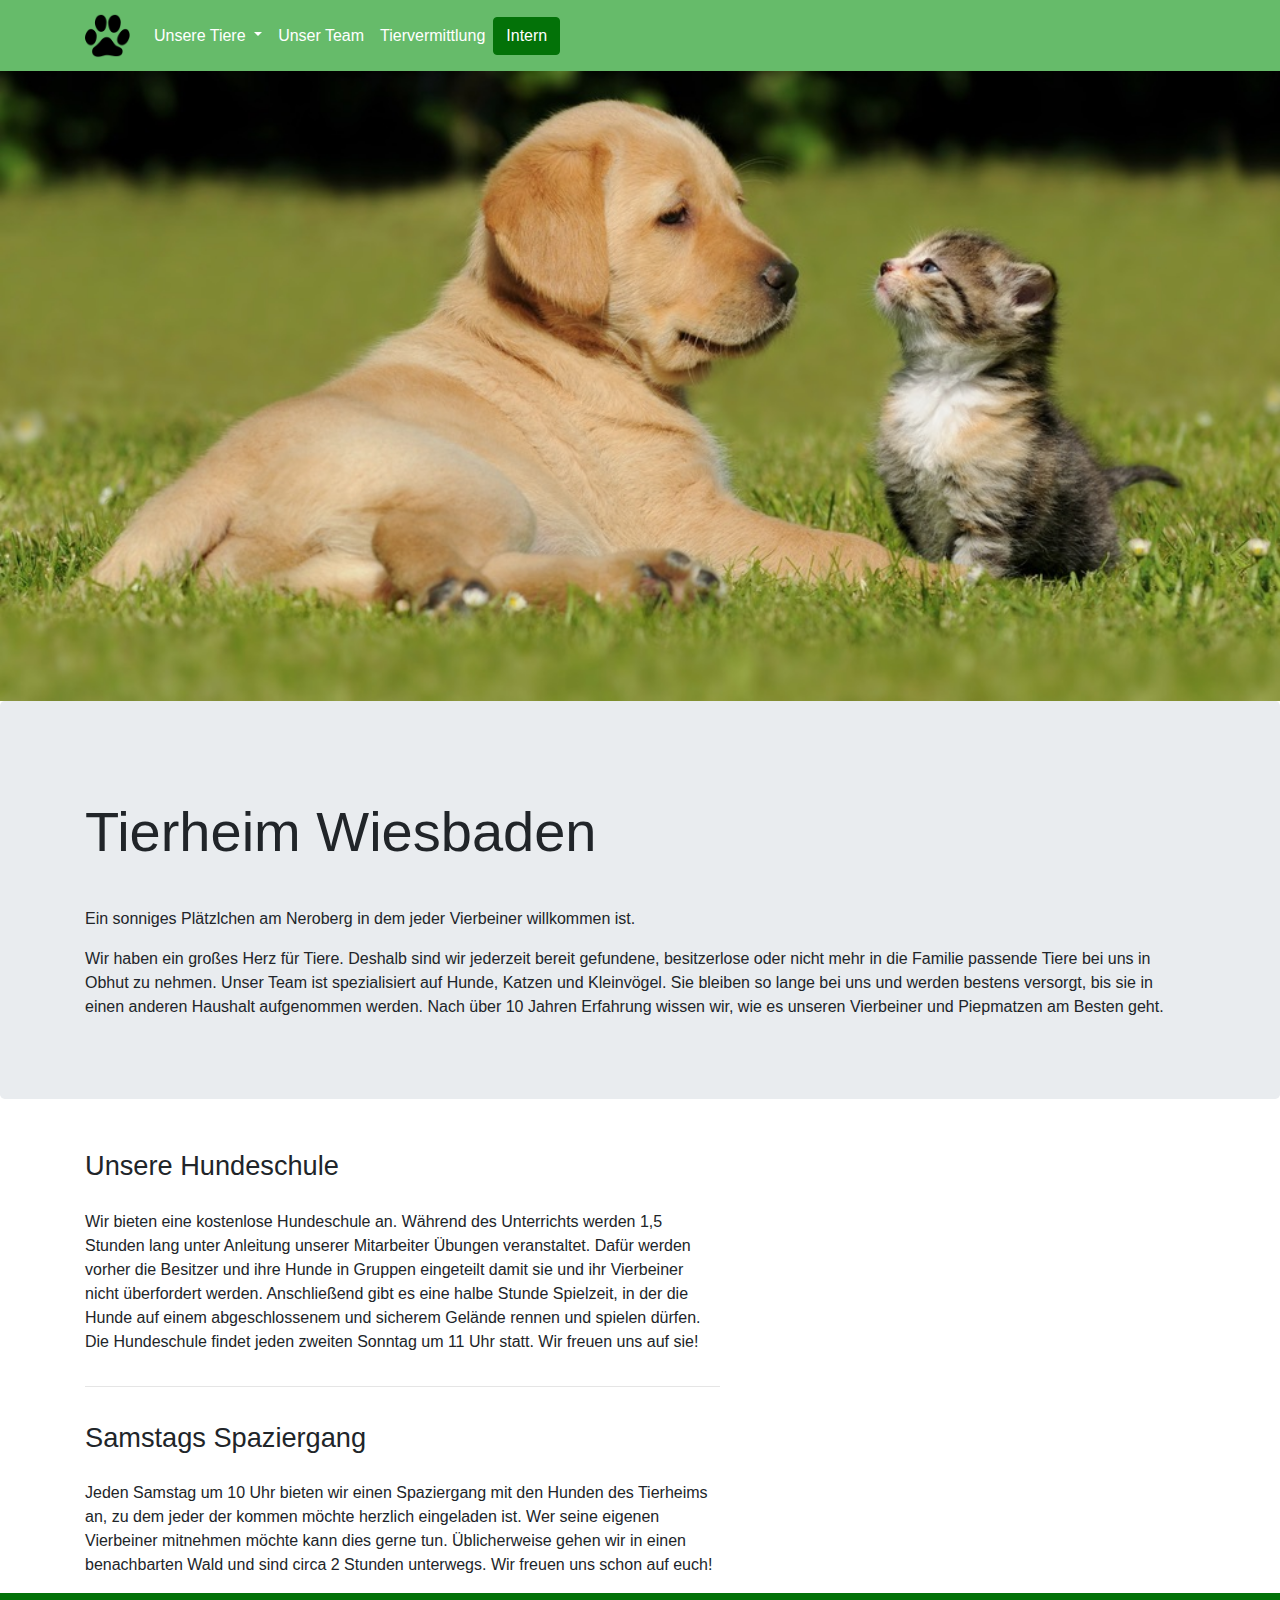
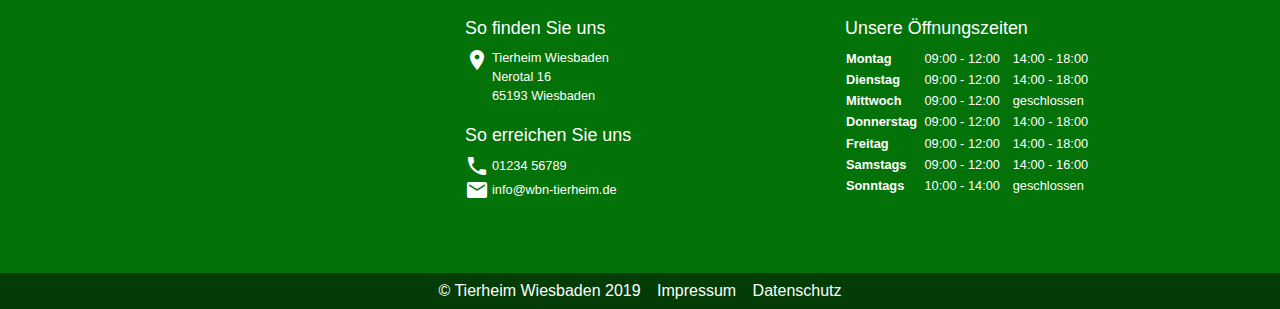
<file: index.html>
<!DOCTYPE html>
<html lang="en">
<head>
    <meta charset="UTF-8">
    <meta name="viewport" content="width=device-width, initial-scale=1, shrink-to-fit=no">
    <meta http-equiv="X-UA-Compatible" content="ie=edge">

    <link rel="stylesheet" href="https://maxcdn.bootstrapcdn.com/bootstrap/4.0.0/css/bootstrap.min.css" integrity="sha384-Gn5384xqQ1aoWXA+058RXPxPg6fy4IWvTNh0E263XmFcJlSAwiGgFAW/dAiS6JXm" crossorigin="anonymous">
    <link rel="stylesheet" href="style/style.css">
    <link href="https://fonts.googleapis.com/icon?family=Material+Icons" rel="stylesheet">
    <link href="style/start.css" rel="stylesheet">
    <title>Tierheim Wiesbaden</title>
    
    
</head>
<body>
    
    <nav class="navbar navbar-expand-lg navbar-light bg-light">
        <div class="container my-nav ">
            <a class="navbar-brand" href="index.html"><img src="assets/images/logo.png" class="logo"></a>
            <button class="navbar-toggler" type="button" data-toggle="collapse" data-target="#navbarNav" aria-controls="navbarNav" aria-expanded="false" aria-label="Toggle navigation">
                <span class="navbar-toggler-icon"></span>
            </button>
            <div class="collapse navbar-collapse" id="navbarNav">
                <ul class="navbar-nav">
                    <li class="nav-item dropdown">
                        <a class="nav-link dropdown-toggle" href="subpages/animals/animals.html" id="navbarDropdown" role="button" data-toggle="dropdown" aria-haspopup="true" aria-expanded="false">
                          Unsere Tiere
                        </a>
                        <div class="dropdown-menu" aria-labelledby="navbarDropdown">
                          <a class="dropdown-item" href="subpages/animals/hunde.html">Hunde</a>
                          <a class="dropdown-item" href="subpages/animals/katzen.html">Katzen</a>
                          <a class="dropdown-item" href="subpages/animals/voegel.html">Vögel</a>
                      </li>
                <li class="nav-item">
                    <a class="nav-link" href="subpages/team.html">Unser Team</a>
                </li>
                <li class="nav-item">
                    <a class="nav-link" href="subpages/vermittlung.html">Tiervermittlung</a>
                </li>
                </ul>
                <a href="subpages/forms.html"><button class="btn btn-secondary" type="button">Intern</button>
                </a>
            </div>
        </div>
    </nav>

    <div class="img-header" id="index-header">
    </div>

    <div class="jumbotron">
        <div class="container">
          <h1 class="display-4">Tierheim Wiesbaden</h1>
          <p>Ein sonniges Plätzlchen am Neroberg in dem jeder Vierbeiner willkommen ist.</p>
          <p>Wir haben ein großes Herz für Tiere. 
            Deshalb sind wir jederzeit bereit gefundene, besitzerlose oder nicht mehr in die Familie passende Tiere bei uns in Obhut zu nehmen. Unser Team ist spezialisiert auf Hunde, Katzen und Kleinvögel. 
            Sie bleiben so lange bei uns und werden bestens versorgt, bis sie in einen anderen Haushalt aufgenommen werden.
            Nach über 10 Jahren Erfahrung wissen wir, wie es unseren Vierbeiner und Piepmatzen am Besten geht.
        </p>
        </div>
      </div>
   

    <div class="container">
        <div class="row">
         
          <div class="col-md-7">
            <h1>Unsere Hundeschule</h2>
            <p> Wir bieten eine kostenlose Hundeschule an.
                Während des Unterrichts werden 1,5 Stunden lang unter Anleitung unserer Mitarbeiter Übungen veranstaltet. 
                Dafür werden vorher die Besitzer und ihre Hunde in Gruppen eingeteilt damit sie und ihr Vierbeiner nicht überfordert werden.
                Anschließend gibt es eine halbe Stunde Spielzeit, in der die Hunde auf einem abgeschlossenem und sicherem Gelände rennen und spielen dürfen.
                Die Hundeschule findet jeden zweiten Sonntag um 11 Uhr statt. Wir freuen uns auf sie!
            </p>
           
          </div>
          <div class="col-md-7">
            <hr>
            <h1>Samstags Spaziergang</h2>
            <p>Jeden Samstag um 10 Uhr bieten wir einen Spaziergang mit den Hunden des Tierheims an, zu dem jeder der kommen möchte herzlich eingeladen ist.
                Wer seine eigenen Vierbeiner mitnehmen möchte kann dies gerne tun.
                Üblicherweise gehen wir in einen benachbarten Wald und sind circa 2 Stunden unterwegs. Wir freuen uns schon auf euch!
            </p>
           
          </div>
        </div>
    </div>
    

    <div class="footer">
            <div class="container">
                <div class="row">
                    <div class="col-xs-12 col-lg-4 footer-element">
                            <iframe src="https://www.google.com/maps/embed?pb=!1m18!1m12!1m3!1d1279.8524086819402!2d8.233262123691157!3d50.09181324786313!2m3!1f0!2f0!3f0!3m2!1i1024!2i768!4f13.1!3m3!1m2!1s0x47bdbe794f4ea8b1%3A0x6eb69f9672072e03!2sNerotal+16%2C+65193+Wiesbaden!5e0!3m2!1sde!2sde!4v1559333888242!5m2!1sde!2sde" frameborder="0" allowfullscreen></iframe>

                    </div>
                    <div class="col-xs-12 col-sm-5 col-lg-4 footer-element">
                        
                        <h3>So finden Sie uns</h3>

                        <div class="align-top">
                                <i class="material-icons">
                                    location_on
                                </i> 
                                Tierheim Wiesbaden<br>
                                Nerotal 16<br>
                                65193 Wiesbaden <br><br> 
                        </div>
                        
                        <h3>So erreichen Sie uns</h3>
                        <div class="align-center">
                            <i class="material-icons">
                                phone
                            </i> 
                            <a href="tel:0049123456789">
                                01234 56789
                            </a>
                        </div>
                        <div class="align-center">
                            <i class="material-icons">
                                mail
                            </i> 
                            <a href="mailto:info@wbn-tierheim.de">
                                info@wbn-tierheim.de
                            </a>
                                    
                        </div>  
                        
                    </div>

                    <div class="col-xs-12 col-sm-7 col-lg-4 footer-element">
                            <h3>Unsere Öffnungszeiten</h3>
                            <table>
                                <tr>
                                    <th>
                                        Montag
                                    </th>
                                    <td>
                                        09:00 - 12:00
                                    </td>
                                    <td>
                                        14:00 - 18:00
                                    </td>
                                </tr>
                                <tr>
                                    <th>
                                        Dienstag
                                    </th>
                                    <td>
                                        09:00 - 12:00
                                    </td>
                                    <td>
                                        14:00 - 18:00
                                    </td>
                                </tr>
                                <tr>
                                    <th>
                                        Mittwoch
                                    </th>
                                    <td>
                                        09:00 - 12:00
                                    </td>
                                    <td>
                                        geschlossen
                                    </td>
                                </tr>
                                <tr>
                                    <th>
                                        Donnerstag
                                    </th>
                                    <td>
                                        09:00 - 12:00
                                    </td>
                                    <td>
                                        14:00 - 18:00
                                    </td>
                                </tr>
                                <tr>
                                    <th>
                                        Freitag
                                    </th>
                                    <td>
                                        09:00 - 12:00
                                    </td>
                                    <td>
                                        14:00 - 18:00
                                    </td>
                                </tr>
                                <tr>
                                    <th>
                                        Samstags
                                    </th>
                                    <td>
                                        09:00 - 12:00
                                    </td>
                                    <td>
                                        14:00 - 16:00
                                    </td>
                                </tr>
                                <tr>
                                    <th>
                                        Sonntags
                                    </th>
                                    <td>
                                        10:00 - 14:00
                                    </td>
                                    <td>
                                        geschlossen
                                    </td>
                                </tr>
                            </table>
                        </div>
                    
                </div>

            </div>

        </div>

    <div class="subfooter">
        <div class="container justify-content-center">
            <span>&copy; Tierheim Wiesbaden 2019 </span> <span><a href="subpages/impressum.html">Impressum</a> </span> <span><a href="subpages/datenschutz.html">Datenschutz</a></span>
        </div>
    </div>


    <script src="https://code.jquery.com/jquery-3.2.1.slim.min.js" integrity="sha384-KJ3o2DKtIkvYIK3UENzmM7KCkRr/rE9/Qpg6aAZGJwFDMVNA/GpGFF93hXpG5KkN" crossorigin="anonymous"></script>
    <script src="https://cdnjs.cloudflare.com/ajax/libs/popper.js/1.12.9/umd/popper.min.js" integrity="sha384-ApNbgh9B+Y1QKtv3Rn7W3mgPxhU9K/ScQsAP7hUibX39j7fakFPskvXusvfa0b4Q" crossorigin="anonymous"></script>
    <script src="https://maxcdn.bootstrapcdn.com/bootstrap/4.0.0/js/bootstrap.min.js" integrity="sha384-JZR6Spejh4U02d8jOt6vLEHfe/JQGiRRSQQxSfFWpi1MquVdAyjUar5+76PVCmYl" crossorigin="anonymous"></script>
</body>
</html>
</file>
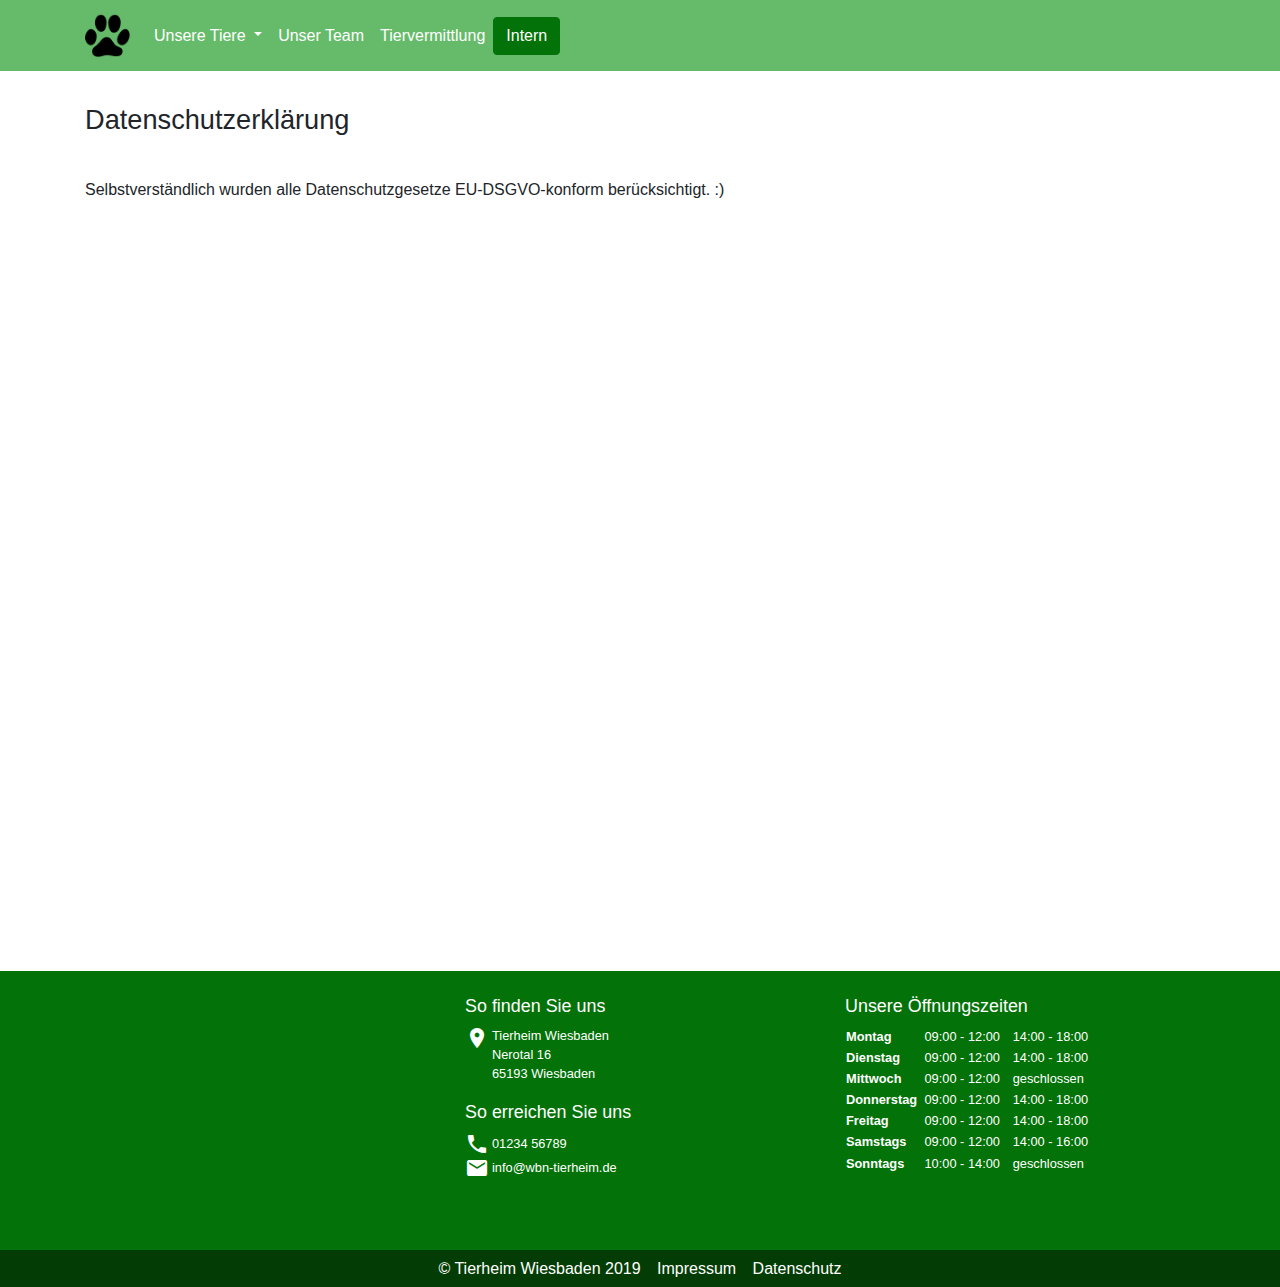
<file: subpages/datenschutz.html>
<!DOCTYPE html>
<html lang="en">
<head>
    <meta charset="UTF-8">
    <meta name="viewport" content="width=device-width, initial-scale=1, shrink-to-fit=no">
    <meta http-equiv="X-UA-Compatible" content="ie=edge">

    <link rel="stylesheet" href="https://maxcdn.bootstrapcdn.com/bootstrap/4.0.0/css/bootstrap.min.css" integrity="sha384-Gn5384xqQ1aoWXA+058RXPxPg6fy4IWvTNh0E263XmFcJlSAwiGgFAW/dAiS6JXm" crossorigin="anonymous">
    <link rel="stylesheet" href="../style/style.css">
    <link href="https://fonts.googleapis.com/icon?family=Material+Icons" rel="stylesheet">
    <title>Datenschutzerklärung</title>
    
    
</head>
<body>

    <nav class="navbar navbar-expand-lg navbar-light bg-light">
            <div class="container my-nav ">
                <a class="navbar-brand" href="../index.html"><img src="../assets/images/logo.png" class="logo"></a>
                <button class="navbar-toggler" type="button" data-toggle="collapse" data-target="#navbarNav" aria-controls="navbarNav" aria-expanded="false" aria-label="Toggle navigation">
                    <span class="navbar-toggler-icon"></span>
                </button>
                <div class="collapse navbar-collapse" id="navbarNav">
                    <ul class="navbar-nav">
                        <li class="nav-item dropdown">
                            <a class="nav-link dropdown-toggle" href="#" id="navbarDropdown" role="button" data-toggle="dropdown" aria-haspopup="true" aria-expanded="false">
                              Unsere Tiere
                            </a>
                            <div class="dropdown-menu" aria-labelledby="navbarDropdown">
                              <a class="dropdown-item" href="../subpages/animals/hunde.html">Hunde</a>
                              <a class="dropdown-item" href="../subpages/animals/katzen.html">Katzen</a>
                              <a class="dropdown-item" href="../subpages/animals/voegel.html">Vögel</a>
                          </li>
                    <li class="nav-item">
                        <a class="nav-link" href="../subpages/team.html">Unser Team</a>
                    </li>
                    <li class="nav-item active">
                        <a class="nav-link" href="../subpages/vermittlung.html">Tiervermittlung</a>
                    </li>
                    </ul>
                    <a href="../subpages/forms.html"><button class="btn btn-secondary" type="button">Intern</button>
                    </a>
                </div>
            </div>
            
    </nav>

   

    <div class="impressumDS container">
        <h1>Datenschutzerklärung</h1>
        Selbstverständlich wurden alle Datenschutzgesetze EU-DSGVO-konform berücksichtigt. :)
    </div>
    




    <div class="footer">
        <div class="container">
            <div class="row">
                <div class="col-xs-12 col-lg-4 footer-element">
                        <iframe src="https://www.google.com/maps/embed?pb=!1m18!1m12!1m3!1d1279.8524086819402!2d8.233262123691157!3d50.09181324786313!2m3!1f0!2f0!3f0!3m2!1i1024!2i768!4f13.1!3m3!1m2!1s0x47bdbe794f4ea8b1%3A0x6eb69f9672072e03!2sNerotal+16%2C+65193+Wiesbaden!5e0!3m2!1sde!2sde!4v1559333888242!5m2!1sde!2sde" frameborder="0" allowfullscreen></iframe>

                </div>
                <div class="col-xs-12 col-sm-5 col-lg-4 footer-element">
                    
                    <h3>So finden Sie uns</h3>

                    <div class="align-top">
                            <i class="material-icons">
                                location_on
                            </i> 
                            Tierheim Wiesbaden<br>
                            Nerotal 16<br>
                            65193 Wiesbaden <br><br> 
                    </div>
                    
                    <h3>So erreichen Sie uns</h3>
                    <div class="align-center">
                        <i class="material-icons">
                            phone
                        </i> 
                        <a href="tel:0049123456789">
                            01234 56789
                        </a>
                    </div>
                    <div class="align-center">
                        <i class="material-icons">
                            mail
                        </i> 
                        <a href="mailto:info@wbn-tierheim.de">
                            info@wbn-tierheim.de
                        </a>
                                
                    </div>  
                    
                </div>

                <div class="col-xs-12 col-sm-7 col-lg-4 footer-element">
                        <h3>Unsere Öffnungszeiten</h3>
                        <table>
                            <tr>
                                <th>
                                    Montag
                                </th>
                                <td>
                                    09:00 - 12:00
                                </td>
                                <td>
                                    14:00 - 18:00
                                </td>
                            </tr>
                            <tr>
                                <th>
                                    Dienstag
                                </th>
                                <td>
                                    09:00 - 12:00
                                </td>
                                <td>
                                    14:00 - 18:00
                                </td>
                            </tr>
                            <tr>
                                <th>
                                    Mittwoch
                                </th>
                                <td>
                                    09:00 - 12:00
                                </td>
                                <td>
                                    geschlossen
                                </td>
                            </tr>
                            <tr>
                                <th>
                                    Donnerstag
                                </th>
                                <td>
                                    09:00 - 12:00
                                </td>
                                <td>
                                    14:00 - 18:00
                                </td>
                            </tr>
                            <tr>
                                <th>
                                    Freitag
                                </th>
                                <td>
                                    09:00 - 12:00
                                </td>
                                <td>
                                    14:00 - 18:00
                                </td>
                            </tr>
                            <tr>
                                <th>
                                    Samstags
                                </th>
                                <td>
                                    09:00 - 12:00
                                </td>
                                <td>
                                    14:00 - 16:00
                                </td>
                            </tr>
                            <tr>
                                <th>
                                    Sonntags
                                </th>
                                <td>
                                    10:00 - 14:00
                                </td>
                                <td>
                                    geschlossen
                                </td>
                            </tr>
                        </table>
                    </div>
                
            </div>

        </div>

    </div>

    <div class="subfooter">
        <div class="container justify-content-center">
            <span>&copy; Tierheim Wiesbaden 2019 </span> <span><a href="../subpages/impressum.html">Impressum</a> </span> <span><a href="../subpages/datenschutz.html">Datenschutz</a></span>
        </div>
    </div>
    
    <script src="https://code.jquery.com/jquery-3.2.1.slim.min.js" integrity="sha384-KJ3o2DKtIkvYIK3UENzmM7KCkRr/rE9/Qpg6aAZGJwFDMVNA/GpGFF93hXpG5KkN" crossorigin="anonymous"></script>
    <script src="https://cdnjs.cloudflare.com/ajax/libs/popper.js/1.12.9/umd/popper.min.js" integrity="sha384-ApNbgh9B+Y1QKtv3Rn7W3mgPxhU9K/ScQsAP7hUibX39j7fakFPskvXusvfa0b4Q" crossorigin="anonymous"></script>
    <script src="https://maxcdn.bootstrapcdn.com/bootstrap/4.0.0/js/bootstrap.min.js" integrity="sha384-JZR6Spejh4U02d8jOt6vLEHfe/JQGiRRSQQxSfFWpi1MquVdAyjUar5+76PVCmYl" crossorigin="anonymous"></script>
</body>
</html>
</file>
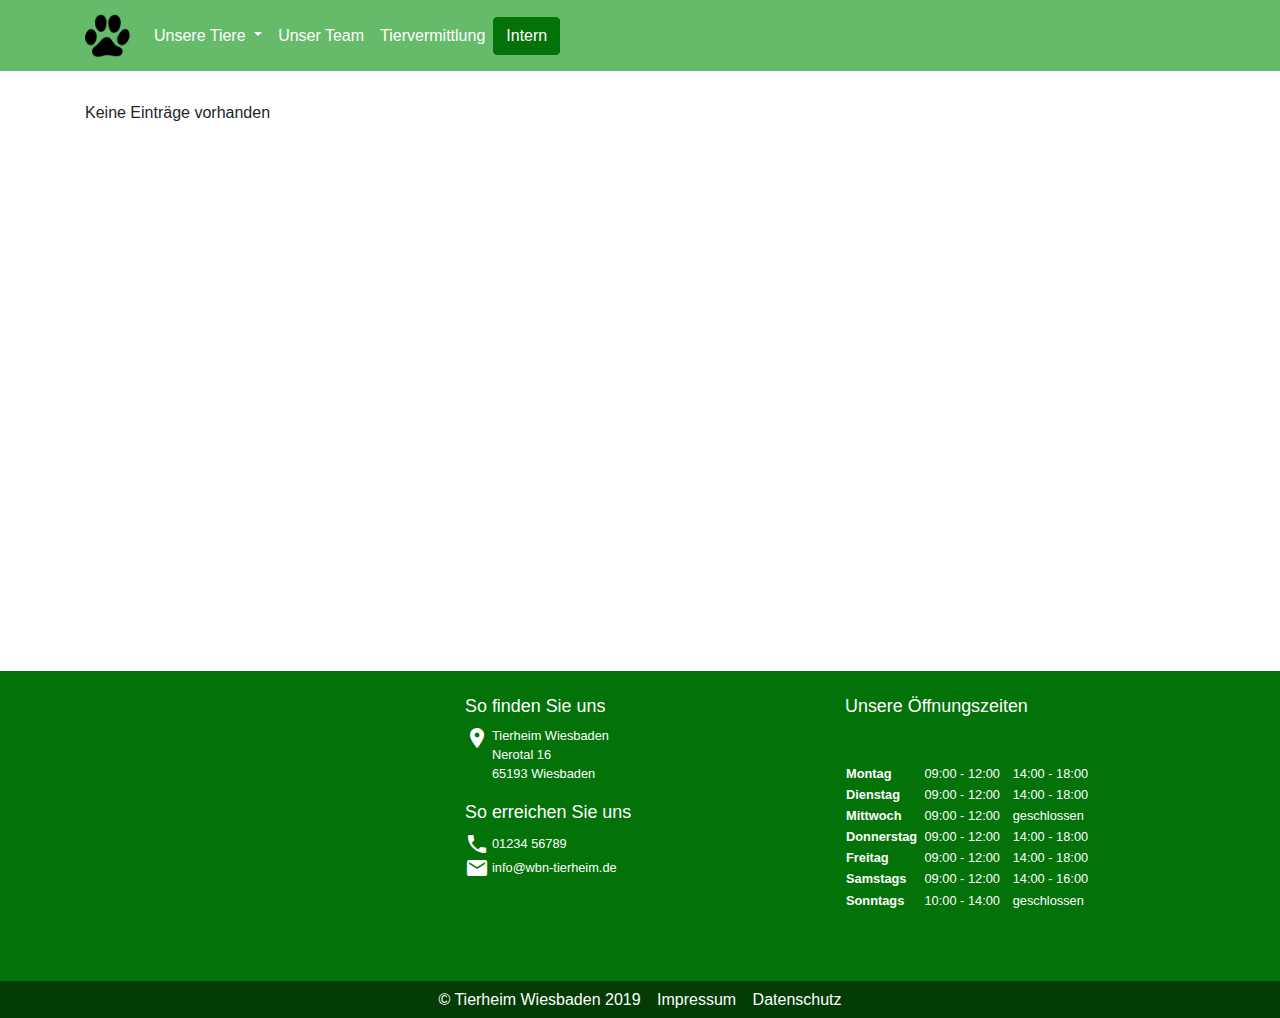
<file: subpages/forms.html>
<!DOCTYPE html>
<html lang="en">

<head>
    <meta charset="UTF-8">
    <meta name="viewport" content="width=device-width, initial-scale=1, shrink-to-fit=no">
    <meta http-equiv="X-UA-Compatible" content="ie=edge">

    <link rel="stylesheet" href="https://maxcdn.bootstrapcdn.com/bootstrap/4.0.0/css/bootstrap.min.css"
        integrity="sha384-Gn5384xqQ1aoWXA+058RXPxPg6fy4IWvTNh0E263XmFcJlSAwiGgFAW/dAiS6JXm" crossorigin="anonymous">
    <link rel="stylesheet" href="../style/style.css">
    <link href="https://fonts.googleapis.com/icon?family=Material+Icons" rel="stylesheet">
    <link href="../style/forms.css" rel="stylesheet">


    <title>Anfragen</title>


</head>

<body>

    <nav class="navbar navbar-expand-lg navbar-light bg-light">
        <div class="container my-nav ">
            <a class="navbar-brand" href="../index.html"><img src="../assets/images/logo.png" class="logo"></a>
            <button class="navbar-toggler" type="button" data-toggle="collapse" data-target="#navbarNav"
                aria-controls="navbarNav" aria-expanded="false" aria-label="Toggle navigation">
                <span class="navbar-toggler-icon"></span>
            </button>
            <div class="collapse navbar-collapse" id="navbarNav">
                <ul class="navbar-nav">
                    <li class="nav-item dropdown">
                        <a class="nav-link dropdown-toggle" href="#" id="navbarDropdown" role="button"
                            data-toggle="dropdown" aria-haspopup="true" aria-expanded="false">
                            Unsere Tiere
                        </a>
                        <div class="dropdown-menu" aria-labelledby="navbarDropdown">
                            <a class="dropdown-item" href="../subpages/animals/hunde.html">Hunde</a>
                            <a class="dropdown-item" href="../subpages/animals/katzen.html">Katzen</a>
                            <a class="dropdown-item" href="../subpages/animals/voegel.html">Vögel</a>
                    </li>
                    <li class="nav-item">
                        <a class="nav-link" href="../subpages/team.html">Unser Team</a>
                    </li>
                    <li class="nav-item">
                        <a class="nav-link" href="../subpages/vermittlung.html">Tiervermittlung</a>
                    </li>
                </ul>

                <a href="../subpages/forms.html"><button class="btn btn-secondary" type="button">Intern</button>
                </a>


            </div>
        </div>

    </nav>


    
    <div class="container" id="tableHolder">
        <p></p>

        
        <div class="sort">
            <div class="dropdown align-center" id="sort">
                <i class="material-icons reihenfolge rfActive" id="asc">
                    keyboard_arrow_up
                </i>
                <i class="material-icons reihenfolge" id="desc">
                    keyboard_arrow_down
                </i>

                <button class="btn btn-primary dropdown-toggle" type="button" id="sortButton" data-toggle="dropdown"
                    aria-haspopup="true" aria-expanded="false">
                    Sortieren
                </button>
                <div class="dropdown-menu" aria-labelledby="sortButton">
                    <a class="dropdown-item" id="vnameSort" href="#">Vorname</a>
                    <a class="dropdown-item" id="nnameSort" href="#">Nachname</a>
                    <a class="dropdown-item" id="tierSort" href="#">Wunschtier</a>
                </div>

            </div>
        </div>
        
        <div class="filter">
        <div class="dropdown align-center" id="filter">

                <button class="btn btn-dark dropdown-toggle" type="button" id="sortButton" data-toggle="dropdown"
                    aria-haspopup="true" aria-expanded="false">
                    Filtern
                </button>
                <div class="dropdown-menu" aria-labelledby="sortButton">
                    <a class="dropdown-item" id="gotTel" href="#">Telefonnummer vorhanden</a>
                    <div class="dropdown-divider"></div>
                    <a class="dropdown-item" id="filterHund" href="#">Hund</a>
                    <a class="dropdown-item" id="filterKatze" href="#">Katze</a>
                    <a class="dropdown-item" id="filterVogel" href="#">Vogel</a>
                </div>

            </div>
        </div>
    

        <table class="table">
            <thead class="thead-dark">
                <tr>
                    <th scope="col">Name</th>
                    <th scope="col">Email-Adresse</th>
                    <th scope="col">Wunschtier</th>
                    <th scope="col"></th>
                </tr>
            </thead>
            <tbody id="anfragenTable">
                <!-- JavaScript will fill content :)-->
            </tbody>
        </table>

        <button class="btn btn-danger" id="deleteList">Einträge löschen</button>


    </div>




    <div class="footer">
        <div class="container">
            <div class="row">
                <div class="col-xs-12 col-lg-4 footer-element">
                        <iframe src="https://www.google.com/maps/embed?pb=!1m18!1m12!1m3!1d1279.8524086819402!2d8.233262123691157!3d50.09181324786313!2m3!1f0!2f0!3f0!3m2!1i1024!2i768!4f13.1!3m3!1m2!1s0x47bdbe794f4ea8b1%3A0x6eb69f9672072e03!2sNerotal+16%2C+65193+Wiesbaden!5e0!3m2!1sde!2sde!4v1559333888242!5m2!1sde!2sde" frameborder="0" allowfullscreen></iframe>

                </div>
                <div class="col-xs-12 col-sm-5 col-lg-4 footer-element">
                    
                    <h3>So finden Sie uns</h3>

                    <div class="align-top">
                            <i class="material-icons">
                                location_on
                            </i> 
                            Tierheim Wiesbaden<br>
                            Nerotal 16<br>
                            65193 Wiesbaden <br><br> 
                    </div>
                    
                    <h3>So erreichen Sie uns</h3>
                    <div class="align-center">
                        <i class="material-icons">
                            phone
                        </i> 
                        <a href="tel:0049123456789">
                            01234 56789
                        </a>
                    </div>
                    <div class="align-center">
                        <i class="material-icons">
                            mail
                        </i> 
                        <a href="mailto:info@wbn-tierheim.de">
                            info@wbn-tierheim.de
                        </a>
                                
                    </div>  
                    
                </div>

                <div class="col-xs-12 col-sm-7 col-lg-4 footer-element">
                        <h3>Unsere Öffnungszeiten</h3>
                        <table>
                            <tr>
                                <th>
                                    Montag
                                </th>
                                <td>
                                    09:00 - 12:00
                                </td>
                                <td>
                                    14:00 - 18:00
                                </td>
                            </tr>
                            <tr>
                                <th>
                                    Dienstag
                                </th>
                                <td>
                                    09:00 - 12:00
                                </td>
                                <td>
                                    14:00 - 18:00
                                </td>
                            </tr>
                            <tr>
                                <th>
                                    Mittwoch
                                </th>
                                <td>
                                    09:00 - 12:00
                                </td>
                                <td>
                                    geschlossen
                                </td>
                            </tr>
                            <tr>
                                <th>
                                    Donnerstag
                                </th>
                                <td>
                                    09:00 - 12:00
                                </td>
                                <td>
                                    14:00 - 18:00
                                </td>
                            </tr>
                            <tr>
                                <th>
                                    Freitag
                                </th>
                                <td>
                                    09:00 - 12:00
                                </td>
                                <td>
                                    14:00 - 18:00
                                </td>
                            </tr>
                            <tr>
                                <th>
                                    Samstags
                                </th>
                                <td>
                                    09:00 - 12:00
                                </td>
                                <td>
                                    14:00 - 16:00
                                </td>
                            </tr>
                            <tr>
                                <th>
                                    Sonntags
                                </th>
                                <td>
                                    10:00 - 14:00
                                </td>
                                <td>
                                    geschlossen
                                </td>
                            </tr>
                        </table>
                    </div>
                
            </div>

        </div>

    </div>

    <div class="subfooter">
        <div class="container justify-content-center">
            <span>&copy; Tierheim Wiesbaden 2019 </span> <span><a href="../subpages/impressum.html">Impressum</a>
            </span> <span><a href="../subpages/datenschutz.html">Datenschutz</a></span>
        </div>
    </div>

    <script src="https://code.jquery.com/jquery-3.2.1.slim.min.js"
        integrity="sha384-KJ3o2DKtIkvYIK3UENzmM7KCkRr/rE9/Qpg6aAZGJwFDMVNA/GpGFF93hXpG5KkN"
        crossorigin="anonymous"></script>
    <script src="https://cdnjs.cloudflare.com/ajax/libs/popper.js/1.12.9/umd/popper.min.js"
        integrity="sha384-ApNbgh9B+Y1QKtv3Rn7W3mgPxhU9K/ScQsAP7hUibX39j7fakFPskvXusvfa0b4Q"
        crossorigin="anonymous"></script>
    <script src="https://maxcdn.bootstrapcdn.com/bootstrap/4.0.0/js/bootstrap.min.js"
        integrity="sha384-JZR6Spejh4U02d8jOt6vLEHfe/JQGiRRSQQxSfFWpi1MquVdAyjUar5+76PVCmYl"
        crossorigin="anonymous"></script>
    <script src="../js/anfrage.js"></script>
    <script src="../js/intern.js"></script>
</body>

</html>
</file>
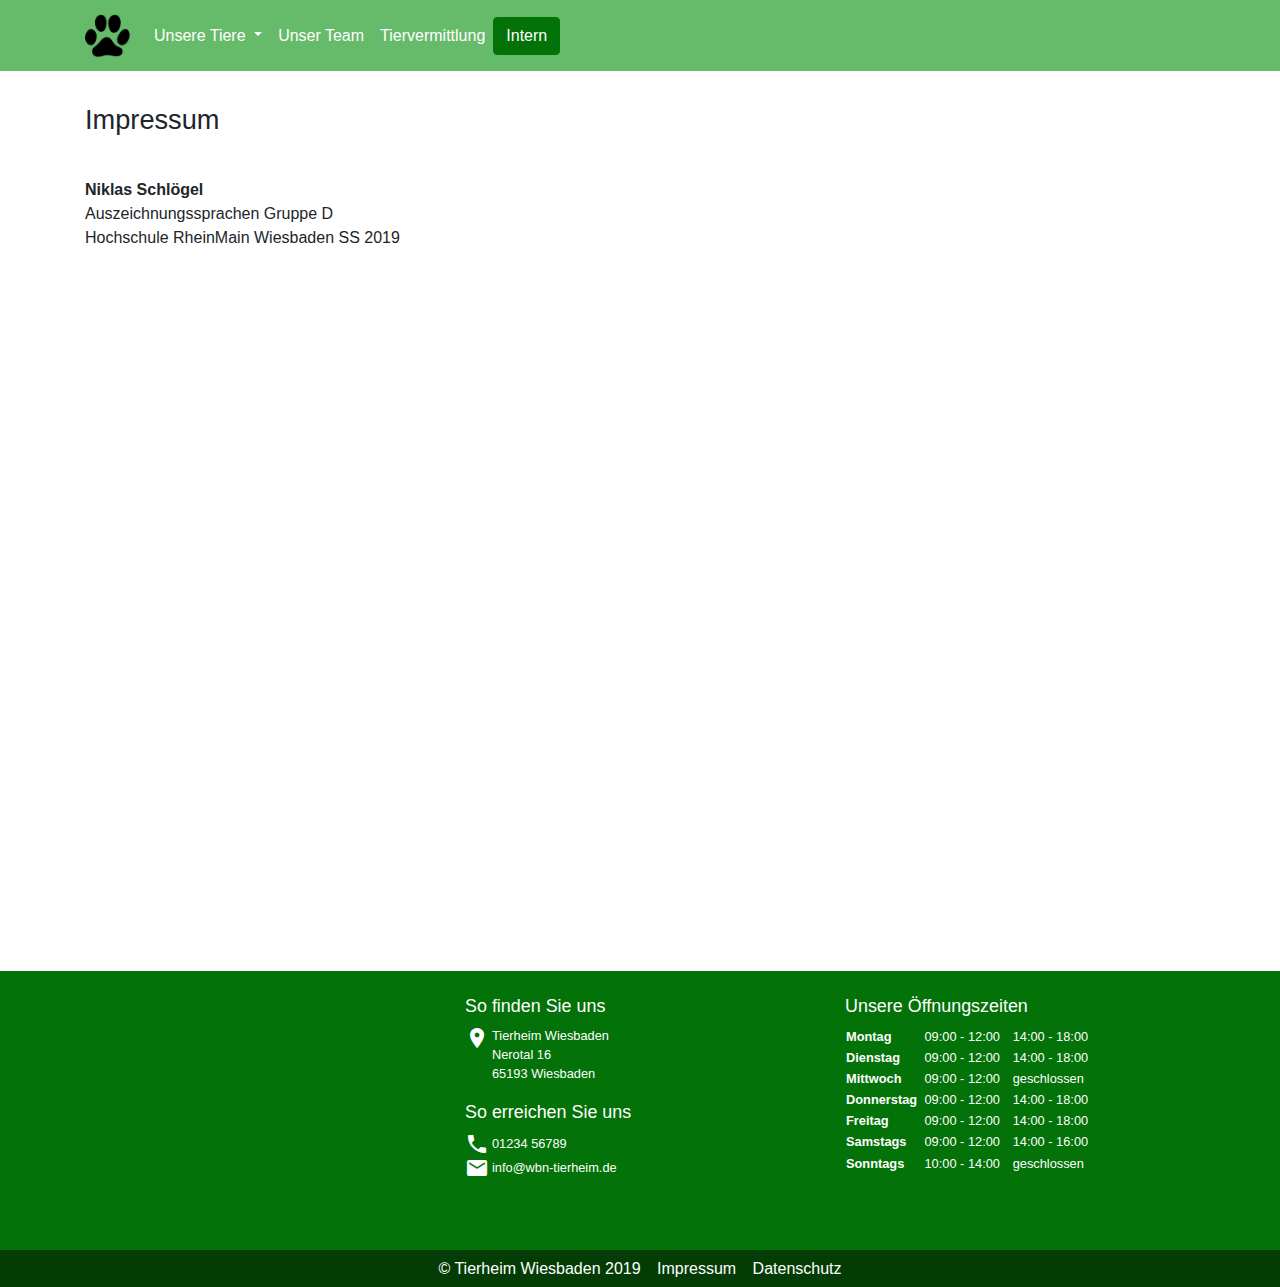
<file: subpages/impressum.html>
<!DOCTYPE html>
<html lang="en">
<head>
    <meta charset="UTF-8">
    <meta name="viewport" content="width=device-width, initial-scale=1, shrink-to-fit=no">
    <meta http-equiv="X-UA-Compatible" content="ie=edge">

    <link rel="stylesheet" href="https://maxcdn.bootstrapcdn.com/bootstrap/4.0.0/css/bootstrap.min.css" integrity="sha384-Gn5384xqQ1aoWXA+058RXPxPg6fy4IWvTNh0E263XmFcJlSAwiGgFAW/dAiS6JXm" crossorigin="anonymous">
    <link rel="stylesheet" href="../style/style.css">
    <link href="https://fonts.googleapis.com/icon?family=Material+Icons" rel="stylesheet">
    <title>Impressum</title>
    
    
</head>
<body>

    <nav class="navbar navbar-expand-lg navbar-light bg-light">
            <div class="container my-nav ">
                <a class="navbar-brand" href="../index.html"><img src="../assets/images/logo.png" class="logo"></a>
                <button class="navbar-toggler" type="button" data-toggle="collapse" data-target="#navbarNav" aria-controls="navbarNav" aria-expanded="false" aria-label="Toggle navigation">
                    <span class="navbar-toggler-icon"></span>
                </button>
                <div class="collapse navbar-collapse" id="navbarNav">
                    <ul class="navbar-nav">
                        <li class="nav-item dropdown">
                            <a class="nav-link dropdown-toggle" href="#" id="navbarDropdown" role="button" data-toggle="dropdown" aria-haspopup="true" aria-expanded="false">
                              Unsere Tiere
                            </a>
                            <div class="dropdown-menu" aria-labelledby="navbarDropdown">
                              <a class="dropdown-item" href="../subpages/animals/hunde.html">Hunde</a>
                              <a class="dropdown-item" href="../subpages/animals/katzen.html">Katzen</a>
                              <a class="dropdown-item" href="../subpages/animals/voegel.html">Vögel</a>
                          </li>
                    <li class="nav-item">
                        <a class="nav-link" href="../subpages/team.html">Unser Team</a>
                    </li>
                    <li class="nav-item active">
                        <a class="nav-link" href="../subpages/vermittlung.html">Tiervermittlung</a>
                    </li>
                    </ul>
                    <a href="../subpages/forms.html"><button class="btn btn-secondary" type="button">Intern</button>
                    </a>
                </div>
            </div>
            
    </nav>

   

    <div class="impressumDS container"> 
        <h1>Impressum</h1>
        <p>
            <b>Niklas Schlögel</b>
            </br>
            Auszeichnungssprachen Gruppe D  </br>
            Hochschule RheinMain Wiesbaden SS 2019
        </p>
    </div>
   
    




    <div class="footer">
        <div class="container">
            <div class="row">
                <div class="col-xs-12 col-lg-4 footer-element">
                        <iframe src="https://www.google.com/maps/embed?pb=!1m18!1m12!1m3!1d1279.8524086819402!2d8.233262123691157!3d50.09181324786313!2m3!1f0!2f0!3f0!3m2!1i1024!2i768!4f13.1!3m3!1m2!1s0x47bdbe794f4ea8b1%3A0x6eb69f9672072e03!2sNerotal+16%2C+65193+Wiesbaden!5e0!3m2!1sde!2sde!4v1559333888242!5m2!1sde!2sde" frameborder="0" allowfullscreen></iframe>

                </div>
                <div class="col-xs-12 col-sm-5 col-lg-4 footer-element">
                    
                    <h3>So finden Sie uns</h3>

                    <div class="align-top">
                            <i class="material-icons">
                                location_on
                            </i> 
                            Tierheim Wiesbaden<br>
                            Nerotal 16<br>
                            65193 Wiesbaden <br><br> 
                    </div>
                    
                    <h3>So erreichen Sie uns</h3>
                    <div class="align-center">
                        <i class="material-icons">
                            phone
                        </i> 
                        <a href="tel:0049123456789">
                            01234 56789
                        </a>
                    </div>
                    <div class="align-center">
                        <i class="material-icons">
                            mail
                        </i> 
                        <a href="mailto:info@wbn-tierheim.de">
                            info@wbn-tierheim.de
                        </a>
                                
                    </div>  
                    
                </div>

                <div class="col-xs-12 col-sm-7 col-lg-4 footer-element">
                        <h3>Unsere Öffnungszeiten</h3>
                        <table>
                            <tr>
                                <th>
                                    Montag
                                </th>
                                <td>
                                    09:00 - 12:00
                                </td>
                                <td>
                                    14:00 - 18:00
                                </td>
                            </tr>
                            <tr>
                                <th>
                                    Dienstag
                                </th>
                                <td>
                                    09:00 - 12:00
                                </td>
                                <td>
                                    14:00 - 18:00
                                </td>
                            </tr>
                            <tr>
                                <th>
                                    Mittwoch
                                </th>
                                <td>
                                    09:00 - 12:00
                                </td>
                                <td>
                                    geschlossen
                                </td>
                            </tr>
                            <tr>
                                <th>
                                    Donnerstag
                                </th>
                                <td>
                                    09:00 - 12:00
                                </td>
                                <td>
                                    14:00 - 18:00
                                </td>
                            </tr>
                            <tr>
                                <th>
                                    Freitag
                                </th>
                                <td>
                                    09:00 - 12:00
                                </td>
                                <td>
                                    14:00 - 18:00
                                </td>
                            </tr>
                            <tr>
                                <th>
                                    Samstags
                                </th>
                                <td>
                                    09:00 - 12:00
                                </td>
                                <td>
                                    14:00 - 16:00
                                </td>
                            </tr>
                            <tr>
                                <th>
                                    Sonntags
                                </th>
                                <td>
                                    10:00 - 14:00
                                </td>
                                <td>
                                    geschlossen
                                </td>
                            </tr>
                        </table>
                    </div>
                
            </div>

        </div>

    </div>

    <div class="subfooter">
        <div class="container justify-content-center">
            <span>&copy; Tierheim Wiesbaden 2019 </span> <span><a href="../subpages/impressum.html">Impressum</a> </span> <span><a href="../subpages/datenschutz.html">Datenschutz</a></span>
        </div>
    </div>
    
    <script src="https://code.jquery.com/jquery-3.2.1.slim.min.js" integrity="sha384-KJ3o2DKtIkvYIK3UENzmM7KCkRr/rE9/Qpg6aAZGJwFDMVNA/GpGFF93hXpG5KkN" crossorigin="anonymous"></script>
    <script src="https://cdnjs.cloudflare.com/ajax/libs/popper.js/1.12.9/umd/popper.min.js" integrity="sha384-ApNbgh9B+Y1QKtv3Rn7W3mgPxhU9K/ScQsAP7hUibX39j7fakFPskvXusvfa0b4Q" crossorigin="anonymous"></script>
    <script src="https://maxcdn.bootstrapcdn.com/bootstrap/4.0.0/js/bootstrap.min.js" integrity="sha384-JZR6Spejh4U02d8jOt6vLEHfe/JQGiRRSQQxSfFWpi1MquVdAyjUar5+76PVCmYl" crossorigin="anonymous"></script>
</body>
</html>
</file>
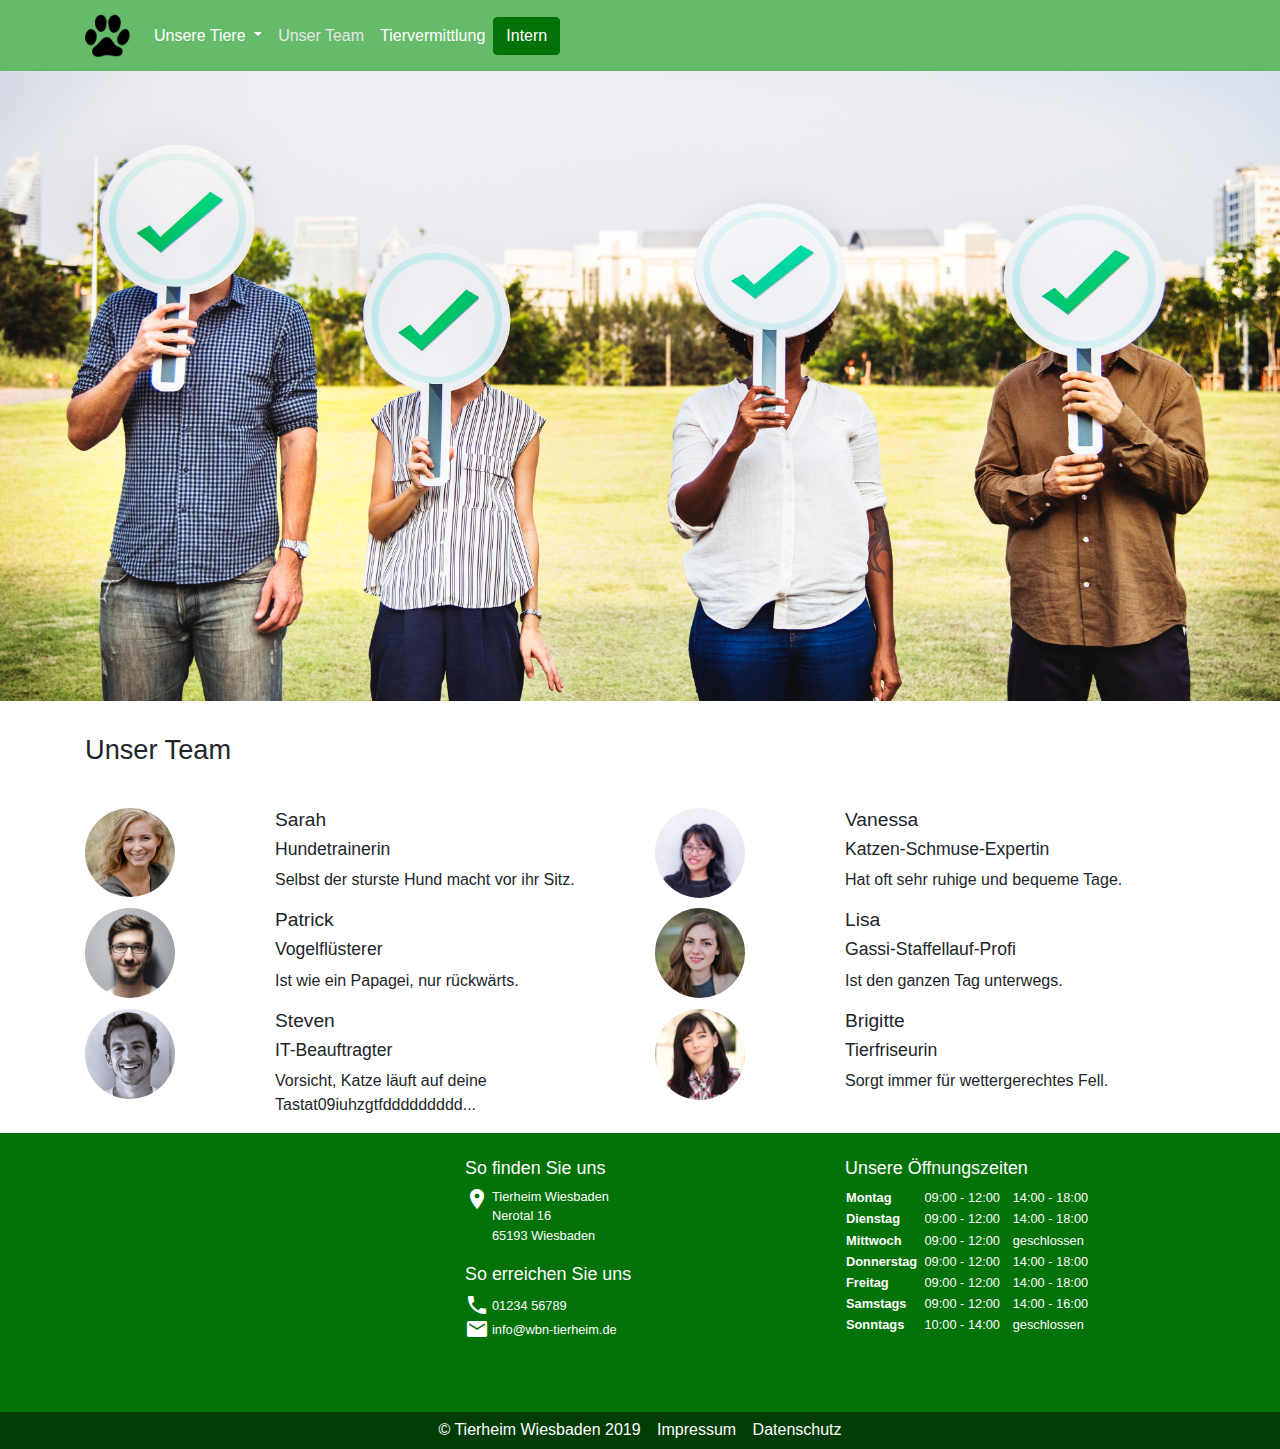
<file: subpages/team.html>
<!DOCTYPE html>
<html lang="en">
<head>
    <meta charset="UTF-8">
    <meta name="viewport" content="width=device-width, initial-scale=1, shrink-to-fit=no">
    <meta http-equiv="X-UA-Compatible" content="ie=edge">

    <link rel="stylesheet" href="https://maxcdn.bootstrapcdn.com/bootstrap/4.0.0/css/bootstrap.min.css" integrity="sha384-Gn5384xqQ1aoWXA+058RXPxPg6fy4IWvTNh0E263XmFcJlSAwiGgFAW/dAiS6JXm" crossorigin="anonymous">
    <link rel="stylesheet" href="../style/style.css">
    <link rel="stylesheet" href="../style/people.css">
    <link href="https://fonts.googleapis.com/icon?family=Material+Icons" rel="stylesheet">
    <title>Unser Team</title>
    
    
</head>
<body>

    <nav class="navbar navbar-expand-lg navbar-light bg-light">
            <div class="container my-nav ">
                <a class="navbar-brand" href="../index.html"><img src="../assets/images/logo.png" class="logo"></a>
                <button class="navbar-toggler" type="button" data-toggle="collapse" data-target="#navbarNav" aria-controls="navbarNav" aria-expanded="false" aria-label="Toggle navigation">
                    <span class="navbar-toggler-icon"></span>
                </button>
                <div class="collapse navbar-collapse" id="navbarNav">
                    <ul class="navbar-nav">
                        <li class="nav-item dropdown">
                            <a class="nav-link dropdown-toggle" href="../subpages/animals/animals.html" id="navbarDropdown" role="button" data-toggle="dropdown" aria-haspopup="true" aria-expanded="false">
                              Unsere Tiere
                            </a>
                            <div class="dropdown-menu" aria-labelledby="navbarDropdown">
                              <a class="dropdown-item" href="../subpages/animals/hunde.html">Hunde</a>
                              <a class="dropdown-item" href="../subpages/animals/katzen.html">Katzen</a>
                              <a class="dropdown-item" href="../subpages/animals/voegel.html">Vögel</a>
                          </li>
                    <li class="nav-item active">
                        <a class="nav-link active" href="../subpages/team.html">Unser Team</a>
                    </li>
                    <li class="nav-item">
                        <a class="nav-link" href="../subpages/vermittlung.html">Tiervermittlung</a>
                    </li>
                    </ul>
                    <a href="../subpages/forms.html"><button class="btn btn-secondary" type="button">Intern</button>
                    </a>
                </div>
            </div>
            
    </nav>

   
    <div class="img-header" id="people-header"></div>
    
    <div class="container">
            <h1>Unser Team</h1>
    
            <div class="row">
                <div class="col-sm-12 col-md-6">
                    <div class="row">
                            <div class="col-4">
                                <img class="profile-picture" src="../assets/images/people/mensch1.jpg">
                            </div>
                            <div class="col-8 profile-body">
                                <h4>Sarah</h4>
                                <h5>Hundetrainerin</h5>
                                <p>
                                    Selbst der sturste Hund macht vor ihr Sitz.
                                </p>
                            </div>
                        </div>

                </div>
                <div class="col-sm-12 col-md-6">
                        <div class="row">
                                <div class="col-4">
                                    <img class="profile-picture" src="../assets/images/people/mensch2.jpg">
                                </div>
                                <div class="col-8 profile-body">
                                    <h4>Vanessa</h4>
                                    <h5>Katzen-Schmuse-Expertin</h5>
                                    <p>
                                        Hat oft sehr ruhige und bequeme Tage.
                                    </p>
                            </div>
                        </div>
                </div>
            </div>
    
            <div class="row">
                    <div class="col-sm-12 col-md-6">
                        <div class="row">
                                <div class="col-4">
                                    <img class="profile-picture" src="../assets/images/people/mensch3.jpg">
                                </div>
                                <div class="col-8 profile-body">
                                    <h4>Patrick</h4>
                                    <h5>Vogelflüsterer</h5>
                                    <p>
                                        Ist wie ein Papagei, nur rückwärts.
                                    </p>
                            </div>
                        </div>

                    </div>
                    <div class="col-sm-12 col-md-6">
                            <div class="row">
                                    <div class="col-4">
                                        <img class="profile-picture" src="../assets/images/people/mensch4.jpg">
                                    </div>
                                    <div class="col-8 profile-body">
                                        <h4>Lisa</h4>
                                        <h5>Gassi-Staffellauf-Profi</h5>
                                        <p>
                                            Ist den ganzen Tag unterwegs.
                                        </p>
                                </div>
                            </div>
                    </div>
                </div>
                <div class="row">
                        <div class="col-sm-12 col-md-6">
                            <div class="row">
                                    <div class="col-4">
                                        <img class="profile-picture" src="../assets/images/people/mensch5.jpg">
                                    </div>
                                    <div class="col-8 profile-body">
                                        <h4>Steven</h4>
                                        <h5>IT-Beauftragter</h5>
                                        <p>
                                            Vorsicht, Katze läuft auf deine Tastat09iuhzgtfddddddddd...
                                        </p>
                                </div>
                            </div>

                        </div>
                        <div class="col-sm-12 col-md-6">
                                <div class="row">
                                        <div class="col-4">
                                            <img class="profile-picture" src="../assets/images/people/mensch6.jpg">
                                        </div>
                                        <div class="col-8 profile-body">
                                            <h4>Brigitte</h4>
                                            <h5>Tierfriseurin</h5>
                                            <p>
                                                Sorgt immer für wettergerechtes Fell.
                                            </p>
                                    </div>
                                </div>
                        </div>
                    </div>
    
        </div>  

   
    




        <div class="footer">
            <div class="container">
                <div class="row">
                    <div class="col-xs-12 col-lg-4 footer-element">
                            <iframe src="https://www.google.com/maps/embed?pb=!1m18!1m12!1m3!1d1279.8524086819402!2d8.233262123691157!3d50.09181324786313!2m3!1f0!2f0!3f0!3m2!1i1024!2i768!4f13.1!3m3!1m2!1s0x47bdbe794f4ea8b1%3A0x6eb69f9672072e03!2sNerotal+16%2C+65193+Wiesbaden!5e0!3m2!1sde!2sde!4v1559333888242!5m2!1sde!2sde" frameborder="0" allowfullscreen></iframe>

                    </div>
                    <div class="col-xs-12 col-sm-5 col-lg-4 footer-element">
                        
                        <h3>So finden Sie uns</h3>

                        <div class="align-top">
                                <i class="material-icons">
                                    location_on
                                </i> 
                                Tierheim Wiesbaden<br>
                                Nerotal 16<br>
                                65193 Wiesbaden <br><br> 
                        </div>
                        
                        <h3>So erreichen Sie uns</h3>
                        <div class="align-center">
                            <i class="material-icons">
                                phone
                            </i> 
                            <a href="tel:0049123456789">
                                01234 56789
                            </a>
                        </div>
                        <div class="align-center">
                            <i class="material-icons">
                                mail
                            </i> 
                            <a href="mailto:info@wbn-tierheim.de">
                                info@wbn-tierheim.de
                            </a>
                                    
                        </div>  
                        
                    </div>

                    <div class="col-xs-12 col-sm-7 col-lg-4 footer-element">
                            <h3>Unsere Öffnungszeiten</h3>
                            <table>
                                <tr>
                                    <th>
                                        Montag
                                    </th>
                                    <td>
                                        09:00 - 12:00
                                    </td>
                                    <td>
                                        14:00 - 18:00
                                    </td>
                                </tr>
                                <tr>
                                    <th>
                                        Dienstag
                                    </th>
                                    <td>
                                        09:00 - 12:00
                                    </td>
                                    <td>
                                        14:00 - 18:00
                                    </td>
                                </tr>
                                <tr>
                                    <th>
                                        Mittwoch
                                    </th>
                                    <td>
                                        09:00 - 12:00
                                    </td>
                                    <td>
                                        geschlossen
                                    </td>
                                </tr>
                                <tr>
                                    <th>
                                        Donnerstag
                                    </th>
                                    <td>
                                        09:00 - 12:00
                                    </td>
                                    <td>
                                        14:00 - 18:00
                                    </td>
                                </tr>
                                <tr>
                                    <th>
                                        Freitag
                                    </th>
                                    <td>
                                        09:00 - 12:00
                                    </td>
                                    <td>
                                        14:00 - 18:00
                                    </td>
                                </tr>
                                <tr>
                                    <th>
                                        Samstags
                                    </th>
                                    <td>
                                        09:00 - 12:00
                                    </td>
                                    <td>
                                        14:00 - 16:00
                                    </td>
                                </tr>
                                <tr>
                                    <th>
                                        Sonntags
                                    </th>
                                    <td>
                                        10:00 - 14:00
                                    </td>
                                    <td>
                                        geschlossen
                                    </td>
                                </tr>
                            </table>
                        </div>
                    
                </div>

            </div>

        </div>

        <div class="subfooter">
            <div class="container justify-content-center">
                <span>&copy; Tierheim Wiesbaden 2019 </span> <span><a href="../subpages/impressum.html">Impressum</a> </span> <span><a href="../subpages/datenschutz.html">Datenschutz</a></span>
            </div>
        </div>

        
    <script src="https://code.jquery.com/jquery-3.2.1.slim.min.js" integrity="sha384-KJ3o2DKtIkvYIK3UENzmM7KCkRr/rE9/Qpg6aAZGJwFDMVNA/GpGFF93hXpG5KkN" crossorigin="anonymous"></script>
    <script src="https://cdnjs.cloudflare.com/ajax/libs/popper.js/1.12.9/umd/popper.min.js" integrity="sha384-ApNbgh9B+Y1QKtv3Rn7W3mgPxhU9K/ScQsAP7hUibX39j7fakFPskvXusvfa0b4Q" crossorigin="anonymous"></script>
    <script src="https://maxcdn.bootstrapcdn.com/bootstrap/4.0.0/js/bootstrap.min.js" integrity="sha384-JZR6Spejh4U02d8jOt6vLEHfe/JQGiRRSQQxSfFWpi1MquVdAyjUar5+76PVCmYl" crossorigin="anonymous"></script>
</body>
</html>
</file>
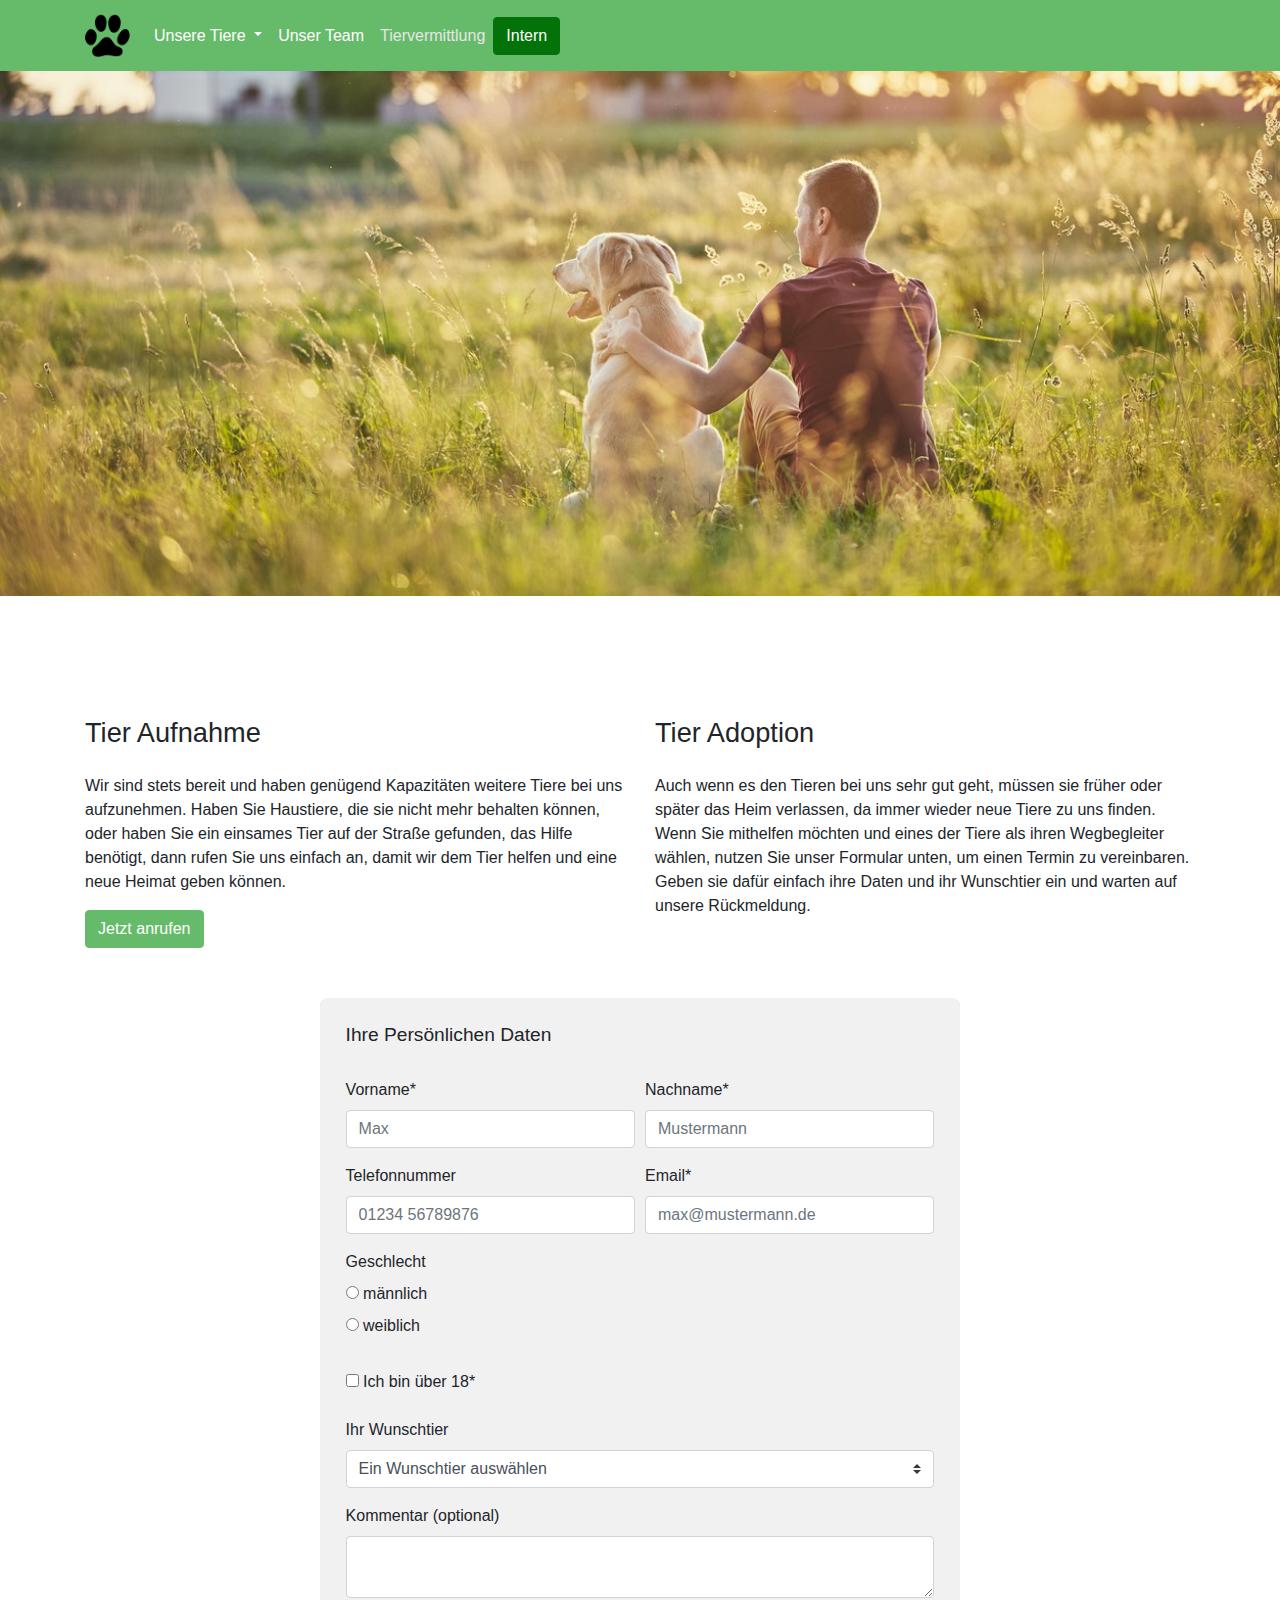
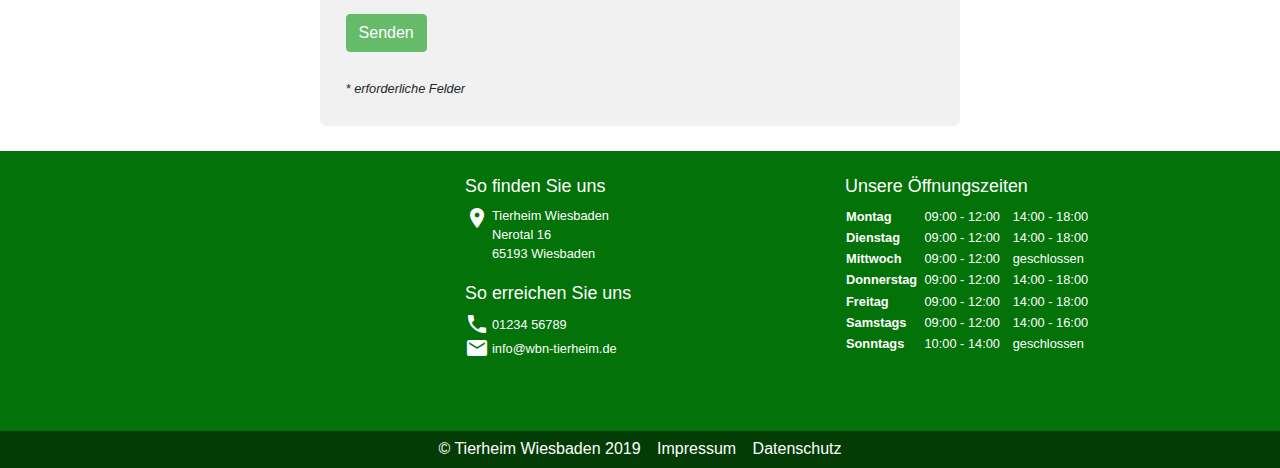
<file: subpages/vermittlung.html>
<!DOCTYPE html>
<html lang="en">
<head>
    <meta charset="UTF-8">
    <meta name="viewport" content="width=device-width, initial-scale=1, shrink-to-fit=no">
    <meta http-equiv="X-UA-Compatible" content="ie=edge">

    <link rel="stylesheet" href="https://maxcdn.bootstrapcdn.com/bootstrap/4.0.0/css/bootstrap.min.css" integrity="sha384-Gn5384xqQ1aoWXA+058RXPxPg6fy4IWvTNh0E263XmFcJlSAwiGgFAW/dAiS6JXm" crossorigin="anonymous">
    <link rel="stylesheet" href="../style/style.css">
    <link href="https://fonts.googleapis.com/icon?family=Material+Icons" rel="stylesheet">
    <link href="../style/vermittlung.css" rel="stylesheet">
    <title>Tiervermittlung</title>
    
    
</head>
<body>

    <nav class="navbar navbar-expand-lg navbar-light bg-light">
            <div class="container my-nav ">
                <a class="navbar-brand" href="../index.html"><img src="../assets/images/logo.png" class="logo"></a>
                <button class="navbar-toggler" type="button" data-toggle="collapse" data-target="#navbarNav" aria-controls="navbarNav" aria-expanded="false" aria-label="Toggle navigation">
                    <span class="navbar-toggler-icon"></span>
                </button>
                <div class="collapse navbar-collapse" id="navbarNav">
                    <ul class="navbar-nav">
                        <li class="nav-item dropdown">
                            <a class="nav-link dropdown-toggle" href="#" id="navbarDropdown" role="button" data-toggle="dropdown" aria-haspopup="true" aria-expanded="false">
                              Unsere Tiere
                            </a>
                            <div class="dropdown-menu" aria-labelledby="navbarDropdown">
                              <a class="dropdown-item" href="../subpages/animals/hunde.html">Hunde</a>
                              <a class="dropdown-item" href="../subpages/animals/katzen.html">Katzen</a>
                              <a class="dropdown-item" href="../subpages/animals/voegel.html">Vögel</a>
                          </li>
                    <li class="nav-item">
                        <a class="nav-link" href="../subpages/team.html">Unser Team</a>
                    </li>
                    <li class="nav-item">
                        <a class="nav-link active" href="../subpages/vermittlung.html">Tiervermittlung</a>
                    </li>
                    </ul>
                    <a href="../subpages/forms.html"><button class="btn btn-secondary" type="button">Intern</button>
                    </a>
                </div>
            </div>
            
    </nav>
  
  
    <div class="img-header" id="vermittlung-header">
    </div>
   
    <div class="container">
        <div class="row">
          <div class="col-sm-12 col-md-6">
            <h1>Tier Aufnahme </h1>
            <p>Wir sind stets bereit und haben genügend Kapazitäten weitere Tiere bei uns aufzunehmen.
               Haben Sie Haustiere, die sie nicht mehr behalten können, oder haben Sie ein einsames Tier auf der Straße gefunden, das Hilfe benötigt, 
               dann rufen Sie uns einfach an, damit wir dem Tier helfen und eine neue Heimat geben können.
            </p>

            <a href="tel:00496114219388">
                <button type="button" class="btn btn-primary">
                    Jetzt anrufen
                </button>
            </a>
            <br><br>
            

          </div>
        
          <div class="col-sm-12 col-md-6">
            <h1>Tier Adoption </h1>
            <p>Auch wenn es den Tieren bei uns sehr gut geht, müssen sie früher oder später das Heim verlassen, da immer wieder neue Tiere zu uns finden.
               Wenn Sie mithelfen möchten und eines der Tiere als ihren Wegbegleiter wählen, nutzen Sie unser Formular unten, um einen Termin zu vereinbaren. 
               Geben sie dafür einfach ihre Daten und ihr Wunschtier ein und warten auf unsere Rückmeldung.</p>
          </div>
        </div>
      </div>

<div class="container form">
    <h4>Ihre Persönlichen Daten</h4>
    <br>
    <form autocomplete="off">
        <div class="form-row">
            <div class="form-group col-lg-6">
                <label for="vname">Vorname* </label> <br>
                <input type="text" id="vname" class="form-control" placeholder="Max" name="vname">
            </div>
            
            
            <div class="form-group col-lg-6">
                <label for="nname">Nachname* </label> <br>
                <input type="text" id="zname" class="form-control" placeholder="Mustermann" name="nname">
            </div>
        </div>
        
        <div class="form-row">
            <div class="form-group col-lg-6">
                <label for="nummer">Telefonnummer </label> <br>
                <input type="tel" id="nummer" class="form-control" placeholder="01234 56789876" name="nummer">
            </div>
            <div class="form-group col-lg-6">
                <label for="email">Email* </label> <br>
                <input type="email" id="email" class="form-control" placeholder="max@mustermann.de" name="email">
            </div>
        </div>

        <div class="form-row">
            <div class="form-group col-lg-6">
                <label>Geschlecht</label><br>
                
                <input type="radio" id="männl" name="geschlecht" value="männlich">
                <label for="männl">männlich</label><br>

                <input type="radio" id="weibl" name="geschlecht" value="weiblich">
                <label for="weibl">weiblich</label><br>

                <br>
                <div id="alterDiv">
                    <input type="checkbox" id="alter" name="alter">
                    <label for="alter">Ich bin über 18*</label>
                </div>
                
            </div>
            
        </div>
        <div class="form-row">
            <div class="form-group col">
                <label for="wtier">Ihr Wunschtier</label>
                <select class="custom-select" id="wtier"> 
                    <option value="egal" disabled selected>Ein Wunschtier auswählen</option>
                    <optgroup label="Hund">Hund</optgroup>
                        <option value="Thor">Thor</option>
                        <option value="Captain America">Captain Amercia</option>
                        <option value="Black Widow">Black Widow </option>
                        <option value="Captain Marvel">Captain Marvel</option>
                        <option value="Doctor Strange">Doctor Strange</option>
                        <option value="Spider-Man">Spider-Man</option>
                    <optgroup label="Katze">Katze</optgroup>
                        <option value="Goose">Goose</option>
                        <option value="Ant-Man">Ant-Man</option>
                        <option value="Hawkeye">Hawkeye</option>
                        <option value="Black Panther">Black Panther</option>
                        <option value="Winter Soldier">Winter Soldier</option>
                        <option value="Loki">Loki</option>
                    <optgroup label="Vogel">Vogel</optgroup>
                        <option value="Quicksilver">Quicksilver</option>
                        <option value="Starlord">Starlord</option>
                        <option value="Falcon">Falcon</option>
                        <option value="Vision">Vision</option>
                        <option value="Hulk">Hulk</option>
                        <option value="Nick Fury">Nick Fury</option>
                </select>
            
            </div>
            
        </div>

        <div class="form-row">
            <div class="form-group col-12">
                <label for="comment">Kommentar (optional)</label>
                <textarea class="form-control" id="comment"></textarea>    
            </div>
            <div class="col-lg-6">
                <button type="button" class="btn btn-primary" id="formSubmit">Senden</button>
                <br><br>
                <i>* erforderliche Felder</i>
            </div>
        </div>

        <div class="alert alert-danger" id="formError" style="display: none">
            Eingaben fehlerhaft.
        </div>

        
        

        
        

        
        

        
        

        
        

        
        

        
        

        
        

        
        

        
        

        
        
      </form>
</div>
   
<div class="footer">
    <div class="container">
        <div class="row">
            <div class="col-xs-12 col-lg-4 footer-element">
                    <iframe src="https://www.google.com/maps/embed?pb=!1m18!1m12!1m3!1d1279.8524086819402!2d8.233262123691157!3d50.09181324786313!2m3!1f0!2f0!3f0!3m2!1i1024!2i768!4f13.1!3m3!1m2!1s0x47bdbe794f4ea8b1%3A0x6eb69f9672072e03!2sNerotal+16%2C+65193+Wiesbaden!5e0!3m2!1sde!2sde!4v1559333888242!5m2!1sde!2sde" frameborder="0" allowfullscreen></iframe>

            </div>
            <div class="col-xs-12 col-sm-5 col-lg-4 footer-element">
                
                <h3>So finden Sie uns</h3>

                <div class="align-top">
                        <i class="material-icons">
                            location_on
                        </i> 
                        Tierheim Wiesbaden<br>
                        Nerotal 16<br>
                        65193 Wiesbaden <br><br> 
                </div>
                
                <h3>So erreichen Sie uns</h3>
                <div class="align-center">
                    <i class="material-icons">
                        phone
                    </i> 
                    <a href="tel:0049123456789">
                        01234 56789
                    </a>
                </div>
                <div class="align-center">
                    <i class="material-icons">
                        mail
                    </i> 
                    <a href="mailto:info@wbn-tierheim.de">
                        info@wbn-tierheim.de
                    </a>
                            
                </div>  
                
            </div>

            <div class="col-xs-12 col-sm-7 col-lg-4 footer-element">
                    <h3>Unsere Öffnungszeiten</h3>
                    <table>
                        <tr>
                            <th>
                                Montag
                            </th>
                            <td>
                                09:00 - 12:00
                            </td>
                            <td>
                                14:00 - 18:00
                            </td>
                        </tr>
                        <tr>
                            <th>
                                Dienstag
                            </th>
                            <td>
                                09:00 - 12:00
                            </td>
                            <td>
                                14:00 - 18:00
                            </td>
                        </tr>
                        <tr>
                            <th>
                                Mittwoch
                            </th>
                            <td>
                                09:00 - 12:00
                            </td>
                            <td>
                                geschlossen
                            </td>
                        </tr>
                        <tr>
                            <th>
                                Donnerstag
                            </th>
                            <td>
                                09:00 - 12:00
                            </td>
                            <td>
                                14:00 - 18:00
                            </td>
                        </tr>
                        <tr>
                            <th>
                                Freitag
                            </th>
                            <td>
                                09:00 - 12:00
                            </td>
                            <td>
                                14:00 - 18:00
                            </td>
                        </tr>
                        <tr>
                            <th>
                                Samstags
                            </th>
                            <td>
                                09:00 - 12:00
                            </td>
                            <td>
                                14:00 - 16:00
                            </td>
                        </tr>
                        <tr>
                            <th>
                                Sonntags
                            </th>
                            <td>
                                10:00 - 14:00
                            </td>
                            <td>
                                geschlossen
                            </td>
                        </tr>
                    </table>
                </div>
            
        </div>

    </div>

</div>

    <div class="subfooter">
        <div class="container justify-content-center">
            <span>&copy; Tierheim Wiesbaden 2019 </span> <span><a href="../subpages/impressum.html">Impressum</a> </span> <span><a href="../subpages/datenschutz.html">Datenschutz</a></span>
        </div>
    </div>
    
    <script src="https://code.jquery.com/jquery-3.2.1.slim.min.js" integrity="sha384-KJ3o2DKtIkvYIK3UENzmM7KCkRr/rE9/Qpg6aAZGJwFDMVNA/GpGFF93hXpG5KkN" crossorigin="anonymous"></script>
    <script src="https://cdnjs.cloudflare.com/ajax/libs/popper.js/1.12.9/umd/popper.min.js" integrity="sha384-ApNbgh9B+Y1QKtv3Rn7W3mgPxhU9K/ScQsAP7hUibX39j7fakFPskvXusvfa0b4Q" crossorigin="anonymous"></script>
    <script src="https://maxcdn.bootstrapcdn.com/bootstrap/4.0.0/js/bootstrap.min.js" integrity="sha384-JZR6Spejh4U02d8jOt6vLEHfe/JQGiRRSQQxSfFWpi1MquVdAyjUar5+76PVCmYl" crossorigin="anonymous"></script>
    <script src="../js/anfrage.js"></script>
    <script src="../js/submit.js"></script>
</body>
</html>
</file>
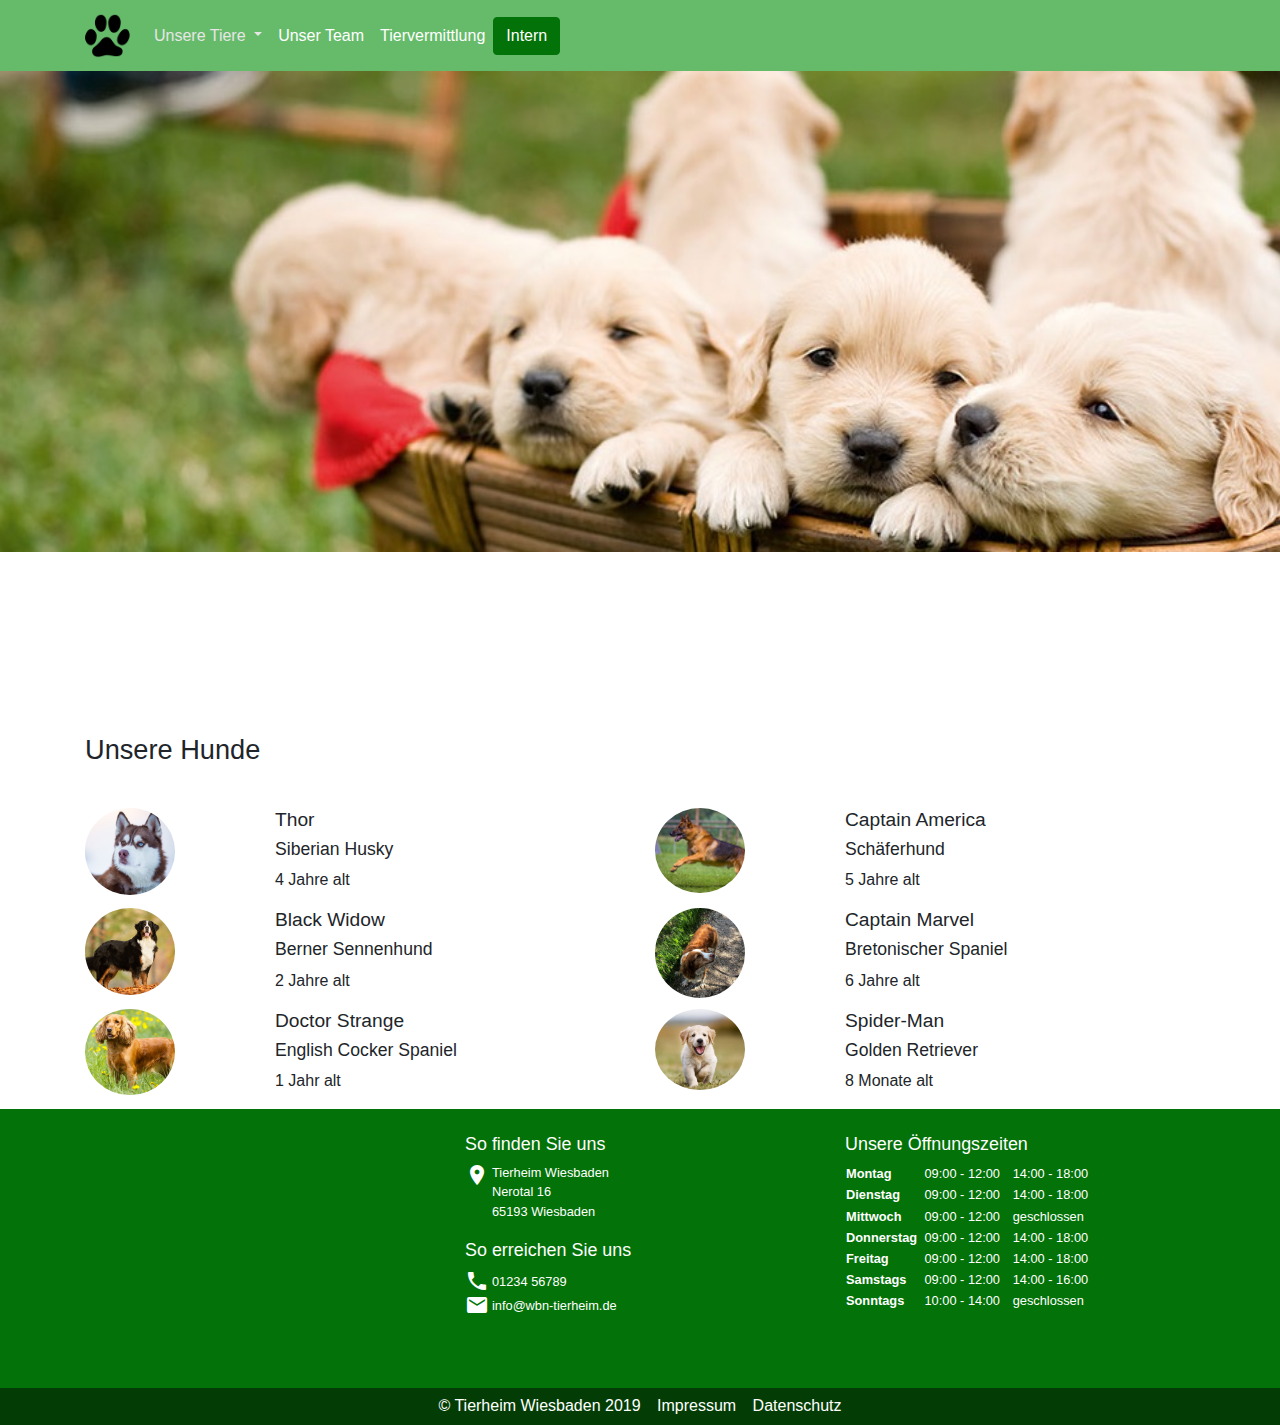
<file: subpages/animals/hunde.html>
<!DOCTYPE html>
<html lang="en">
<head>
    <meta charset="UTF-8">
    <meta name="viewport" content="width=device-width, initial-scale=1, shrink-to-fit=no">
    <meta http-equiv="X-UA-Compatible" content="ie=edge">

    <link rel="stylesheet" href="https://maxcdn.bootstrapcdn.com/bootstrap/4.0.0/css/bootstrap.min.css" integrity="sha384-Gn5384xqQ1aoWXA+058RXPxPg6fy4IWvTNh0E263XmFcJlSAwiGgFAW/dAiS6JXm" crossorigin="anonymous">
    <link href="https://fonts.googleapis.com/icon?family=Material+Icons" rel="stylesheet">
    <link rel="stylesheet" href="../../style/style.css">
    <link rel="stylesheet" href="../../style/animals.css">
    <title>Unsere Hunde</title>
    
    
</head>
<body>
    
    <nav class="navbar navbar-expand-lg navbar-light bg-light">
        <div class="container my-nav ">
            <a class="navbar-brand" href="../../index.html"> <img src="../../assets/images/logo.png" class="logo"> </a>
            <button class="navbar-toggler" type="button" data-toggle="collapse" data-target="#navbarNav" aria-controls="navbarNav" aria-expanded="false" aria-label="Toggle navigation">
                <span class="navbar-toggler-icon"></span>
            </button>
            <div class="collapse navbar-collapse" id="navbarNav">
                <ul class="navbar-nav">
                    <li class="nav-item dropdown active">
                        <a class="nav-link dropdown-toggle active" href="#" id="navbarDropdown" role="button" data-toggle="dropdown" aria-haspopup="true" aria-expanded="false">
                          Unsere Tiere
                        </a>
                        <div class="dropdown-menu" aria-labelledby="navbarDropdown">
                          <a class="dropdown-item active" href="../../subpages/animals/hunde.html">Hunde</a>
                          <a class="dropdown-item" href="../../subpages/animals/katzen.html">Katzen</a>
                          <a class="dropdown-item" href="../../subpages/animals/voegel.html">Vögel</a>
                    </li>
                <li class="nav-item">
                    <a class="nav-link" href="../../subpages/team.html">Unser Team</a>
                </li>
                <li class="nav-item">
                    <a class="nav-link" href="../../subpages/vermittlung.html">Tiervermittlung</a>
                </li>
                </ul>

                <a href="../../subpages/forms.html"><button class="btn btn-secondary" type="button">Intern</button>
                </a>
            </div>
        </div>
        
    </nav>
      
    <div class="img-header" id="hunde-header">
    </div>


    <div class="container">
        <h1>Unsere Hunde</h1>

        <div class="row">
            <div class="col-sm-12 col-md-6">
                <div class="row">
                        <div class="col-4">
                            <img class="profile-picture" src="../../assets/images/animals/dogs/Hund 1.jpg">
                        </div>
                        <div class="col-8 profile-body">
                            <h4>Thor</h4>
                            <h5>Siberian Husky</h5>
                            <p>
                                4 Jahre alt
                            </p>
                    </div>
                </div>
                
            </div>
            <div class="col-sm-12 col-md-6">
                    <div class="row">
                            <div class="col-4">
                                <img class="profile-picture" src="../../assets/images/animals/dogs/Hund 2.jpg">
                            </div>
                            <div class="col-8 profile-body">
                                <h4>Captain America</h4>
                                <h5>Schäferhund</h5>
                                <p>
                                    5 Jahre alt
                                </p>
                        </div>
                    </div>
            </div>
        </div>

        <div class="row">
                <div class="col-sm-12 col-md-6">
                    <div class="row">
                            <div class="col-4">
                                <img class="profile-picture" src="../../assets/images/animals/dogs/Hund 3.jpg">
                            </div>
                            <div class="col-8 profile-body">
                                <h4>Black Widow</h4>
                                <h5>Berner Sennenhund</h5>
                                <p>
                                    2 Jahre alt
                                </p>
                        </div>
                    </div>
                    
                </div>
                <div class="col-sm-12 col-md-6">
                        <div class="row">
                                <div class="col-4">
                                    <img class="profile-picture" src="../../assets/images/animals/dogs/Hund 4.jpg">
                                </div>
                                <div class="col-8 profile-body">
                                    <h4>Captain Marvel</h4>
                                    <h5>Bretonischer Spaniel</h5>
                                    <p>
                                        6 Jahre alt
                                    </p>
                            </div>
                        </div>
                </div>
            </div>
            <div class="row">
                    <div class="col-sm-12 col-md-6">
                        <div class="row">
                                <div class="col-4">
                                    <img class="profile-picture" src="../../assets/images/animals/dogs/Hund 5.jpg">
                                </div>
                                <div class="col-8 profile-body">
                                    <h4>Doctor Strange</h4>
                                    <h5>English Cocker Spaniel</h5>
                                    <p>
                                        1 Jahr alt
                                    </p>
                            </div>
                        </div>
                        
                    </div>
                    <div class="col-sm-12 col-md-6">
                            <div class="row">
                                    <div class="col-4">
                                        <img class="profile-picture" src="../../assets/images/animals/dogs/Hund 6.jpg">
                                    </div>
                                    <div class="col-8 profile-body">
                                        <h4>Spider-Man</h4>
                                        <h5>Golden Retriever</h5>
                                        <p>
                                            8 Monate alt
                                        </p>
                                </div>
                            </div>
                    </div>
                </div>

    </div>


    <div class="footer">
        <div class="container">
            <div class="row">
                <div class="col-xs-12 col-lg-4 footer-element">
                        <iframe src="https://www.google.com/maps/embed?pb=!1m18!1m12!1m3!1d1279.8524086819402!2d8.233262123691157!3d50.09181324786313!2m3!1f0!2f0!3f0!3m2!1i1024!2i768!4f13.1!3m3!1m2!1s0x47bdbe794f4ea8b1%3A0x6eb69f9672072e03!2sNerotal+16%2C+65193+Wiesbaden!5e0!3m2!1sde!2sde!4v1559333888242!5m2!1sde!2sde" frameborder="0" allowfullscreen></iframe>

                </div>
                <div class="col-xs-12 col-sm-5 col-lg-4 footer-element">
                    
                    <h3>So finden Sie uns</h3>

                    <div class="align-top">
                            <i class="material-icons">
                                location_on
                            </i> 
                            Tierheim Wiesbaden<br>
                            Nerotal 16<br>
                            65193 Wiesbaden <br><br> 
                    </div>
                    
                    <h3>So erreichen Sie uns</h3>
                    <div class="align-center">
                        <i class="material-icons">
                            phone
                        </i> 
                        <a href="tel:0049123456789">
                            01234 56789
                        </a>
                    </div>
                    <div class="align-center">
                        <i class="material-icons">
                            mail
                        </i> 
                        <a href="mailto:info@wbn-tierheim.de">
                            info@wbn-tierheim.de
                        </a>
                                
                    </div>  
                    
                </div>

                <div class="col-xs-12 col-sm-7 col-lg-4 footer-element">
                        <h3>Unsere Öffnungszeiten</h3>
                        <table>
                            <tr>
                                <th>
                                    Montag
                                </th>
                                <td>
                                    09:00 - 12:00
                                </td>
                                <td>
                                    14:00 - 18:00
                                </td>
                            </tr>
                            <tr>
                                <th>
                                    Dienstag
                                </th>
                                <td>
                                    09:00 - 12:00
                                </td>
                                <td>
                                    14:00 - 18:00
                                </td>
                            </tr>
                            <tr>
                                <th>
                                    Mittwoch
                                </th>
                                <td>
                                    09:00 - 12:00
                                </td>
                                <td>
                                    geschlossen
                                </td>
                            </tr>
                            <tr>
                                <th>
                                    Donnerstag
                                </th>
                                <td>
                                    09:00 - 12:00
                                </td>
                                <td>
                                    14:00 - 18:00
                                </td>
                            </tr>
                            <tr>
                                <th>
                                    Freitag
                                </th>
                                <td>
                                    09:00 - 12:00
                                </td>
                                <td>
                                    14:00 - 18:00
                                </td>
                            </tr>
                            <tr>
                                <th>
                                    Samstags
                                </th>
                                <td>
                                    09:00 - 12:00
                                </td>
                                <td>
                                    14:00 - 16:00
                                </td>
                            </tr>
                            <tr>
                                <th>
                                    Sonntags
                                </th>
                                <td>
                                    10:00 - 14:00
                                </td>
                                <td>
                                    geschlossen
                                </td>
                            </tr>
                        </table>
                    </div>
                
            </div>

        </div>

    </div>

    <div class="subfooter">
        <div class="container justify-content-center">
            <span>&copy; Tierheim Wiesbaden 2019 </span> <span><a href="../../subpages/impressum.html">Impressum</a> </span> <span><a href="../../subpages/datenschutz.html">Datenschutz</a></span>
        </div>
    </div>


    <script src="https://code.jquery.com/jquery-3.2.1.slim.min.js" integrity="sha384-KJ3o2DKtIkvYIK3UENzmM7KCkRr/rE9/Qpg6aAZGJwFDMVNA/GpGFF93hXpG5KkN" crossorigin="anonymous"></script>
    <script src="https://cdnjs.cloudflare.com/ajax/libs/popper.js/1.12.9/umd/popper.min.js" integrity="sha384-ApNbgh9B+Y1QKtv3Rn7W3mgPxhU9K/ScQsAP7hUibX39j7fakFPskvXusvfa0b4Q" crossorigin="anonymous"></script>
    <script src="https://maxcdn.bootstrapcdn.com/bootstrap/4.0.0/js/bootstrap.min.js" integrity="sha384-JZR6Spejh4U02d8jOt6vLEHfe/JQGiRRSQQxSfFWpi1MquVdAyjUar5+76PVCmYl" crossorigin="anonymous"></script>
</body>
</html>
</file>
<file: style/style.css>
h1 {
  padding: 3%;
  padding-left: 0px;
  font-size: 1.7em;
}

a {
  text-decoration: none;
  color: white;
}

a:hover {
  text-decoration: none;
  color: #e6e6e6;
}

a:active {
  text-decoration: none;
  color: #a5a5a5;
}

.img-header {
  height: 30vh;
  background-repeat: no-repeat;
  background-size: 100%;
  background-position: center top;
}

@media (min-width: 768px) {
  .img-header {
    height: 50vh;
  }
}

@media (min-width: 992px) {
  .img-header {
    height: 70vh;
  }
}

.btn-primary {
  color: #fff;
  background-color: #66BB6A !important;
  border-color: #66BB6A !important;
}

.btn-primary:hover {
  background-color: #037208 !important;
  border-color: #037208 !important;
}

.btn-primary:focus, .btn-primary.focus {
  -webkit-box-shadow: 0 0 0 0.2rem #033d05;
          box-shadow: 0 0 0 0.2rem #033d05;
}

.btn-secondary {
  color: #fff;
  background-color: #037208 !important;
  border-color: #037208 !important;
}

.btn-secondary:hover {
  background-color: #033d05 !important;
  border-color: #033d05 !important;
}

.btn-secondary:focus, .btn-secondary.focus {
  -webkit-box-shadow: 0 0 0 0.2rem #033d05;
          box-shadow: 0 0 0 0.2rem #033d05;
}

i {
  font-size: 0.8em;
}

.bg-light {
  background-color: #66BB6A !important;
}

.nav-link {
  color: white !important;
}

.nav-link:hover, .nav-link.active {
  color: #e6e6e6 !important;
}

.my-nav {
  padding-right: 10px;
}

.dropdown-item:hover, .dropdown-item.active, .dropdown-item:active {
  background-color: #66BB6A !important;
  color: white;
}

.logo {
  height: 5vh;
  width: auto;
}

.profile-picture {
  border-radius: 50%;
  width: 90px;
  height: auto;
  float: left;
}

h4 {
  font-size: 1.2em;
}

h5 {
  font-size: 1.1em;
}

.impressumDS {
  height: 100vh;
}

.iconText {
  vertical-align: middle;
}

.align-center {
  display: -webkit-box;
  display: -ms-flexbox;
  display: flex;
  -webkit-box-align: center;
  -ms-flex-align: center;
  align-items: center;
}

.align-top {
  display: -webkit-box;
  display: -ms-flexbox;
  display: flex;
  -webkit-box-align: top;
  -ms-flex-align: top;
  align-items: top;
}

.material-icons {
  padding-right: 3px;
}

.icon {
  vertical-align: middle;
}

.sort {
  float: left;
}

.filter {
  float: left;
  padding-right: 20px;
  padding-left: 10px;
  padding-bottom: 10px;
}

.footer {
  background-color: #037208;
  padding: 25px;
  font-size: 0.8em;
  color: white;
}

.footer-element {
  margin-bottom: 4%;
}

td {
  padding-left: 0.5em;
  padding-right: 0.5em;
}

h3 {
  font-size: 1.4em;
}

iframe {
  width: 100%;
  height: 100%;
}

@media (min-width: 768px) {
  iframe {
    height: 120%;
    padding-bottom: 5%;
  }
}

@media (min-width: 992px) {
  iframe {
    height: 100%;
  }
}

.subfooter {
  background-color: #033d05;
  color: white;
  padding: 0.5%;
}

.subfooter .container {
  text-align: center;
}

.subfooter .container span {
  padding-right: 6px;
  padding-left: 6px;
}
/*# sourceMappingURL=style.css.map */
</file>
<file: style/start.css>
#index-header {
  background-image: url(../assets/images/catanddog.jpg);
}
/*# sourceMappingURL=start.css.map */
</file>
<file: style/forms.css>
table {
  margin-top: 5vh;
}

#tableHolder {
  margin-top: 30px;
  margin-bottom: 30px;
  min-height: 60vh;
}

.reihenfolge {
  color: grey;
}

.reihenfolge:hover {
  cursor: pointer;
}

.reihenfolge.rfActive {
  color: black;
}

.sortfilter {
  display: inline !important;
}
/*# sourceMappingURL=forms.css.map */
</file>
<file: style/people.css>
#people-header {
  background-image: url(../assets/images/people/allgemein.jpg);
}
/*# sourceMappingURL=people.css.map */
</file>
<file: style/vermittlung.css>
#vermittlung-header {
  background-image: url(../assets/images/dogandhuman.jpg);
}

.form {
  background-color: #f1f1f1;
  border-radius: 1%;
  margin-bottom: 2%;
  margin-top: 2%;
  padding: 2%;
  width: 95%;
}

@media (min-width: 992px) {
  .form {
    width: 50%;
  }
}

.error {
  background-color: #f3b7b7;
}

.ok {
  background-color: #c5eec5;
}

.checkBoxError {
  border: 3px solid #f3b7b7;
  border-radius: 3px;
  padding-left: 5px;
}
/*# sourceMappingURL=vermittlung.css.map */
</file>
<file: style/animals.css>
#hunde-header {
  background-image: url(../assets/images/animals/dogs/allgemein.jpg);
}

#katzen-header {
  background-image: url(../assets/images/animals/cats/allgemein.jpg);
}

#vogel-header {
  background-image: url(../assets/images/animals/birds/allgemein.jpg);
}
/*# sourceMappingURL=animals.css.map */
</file>
